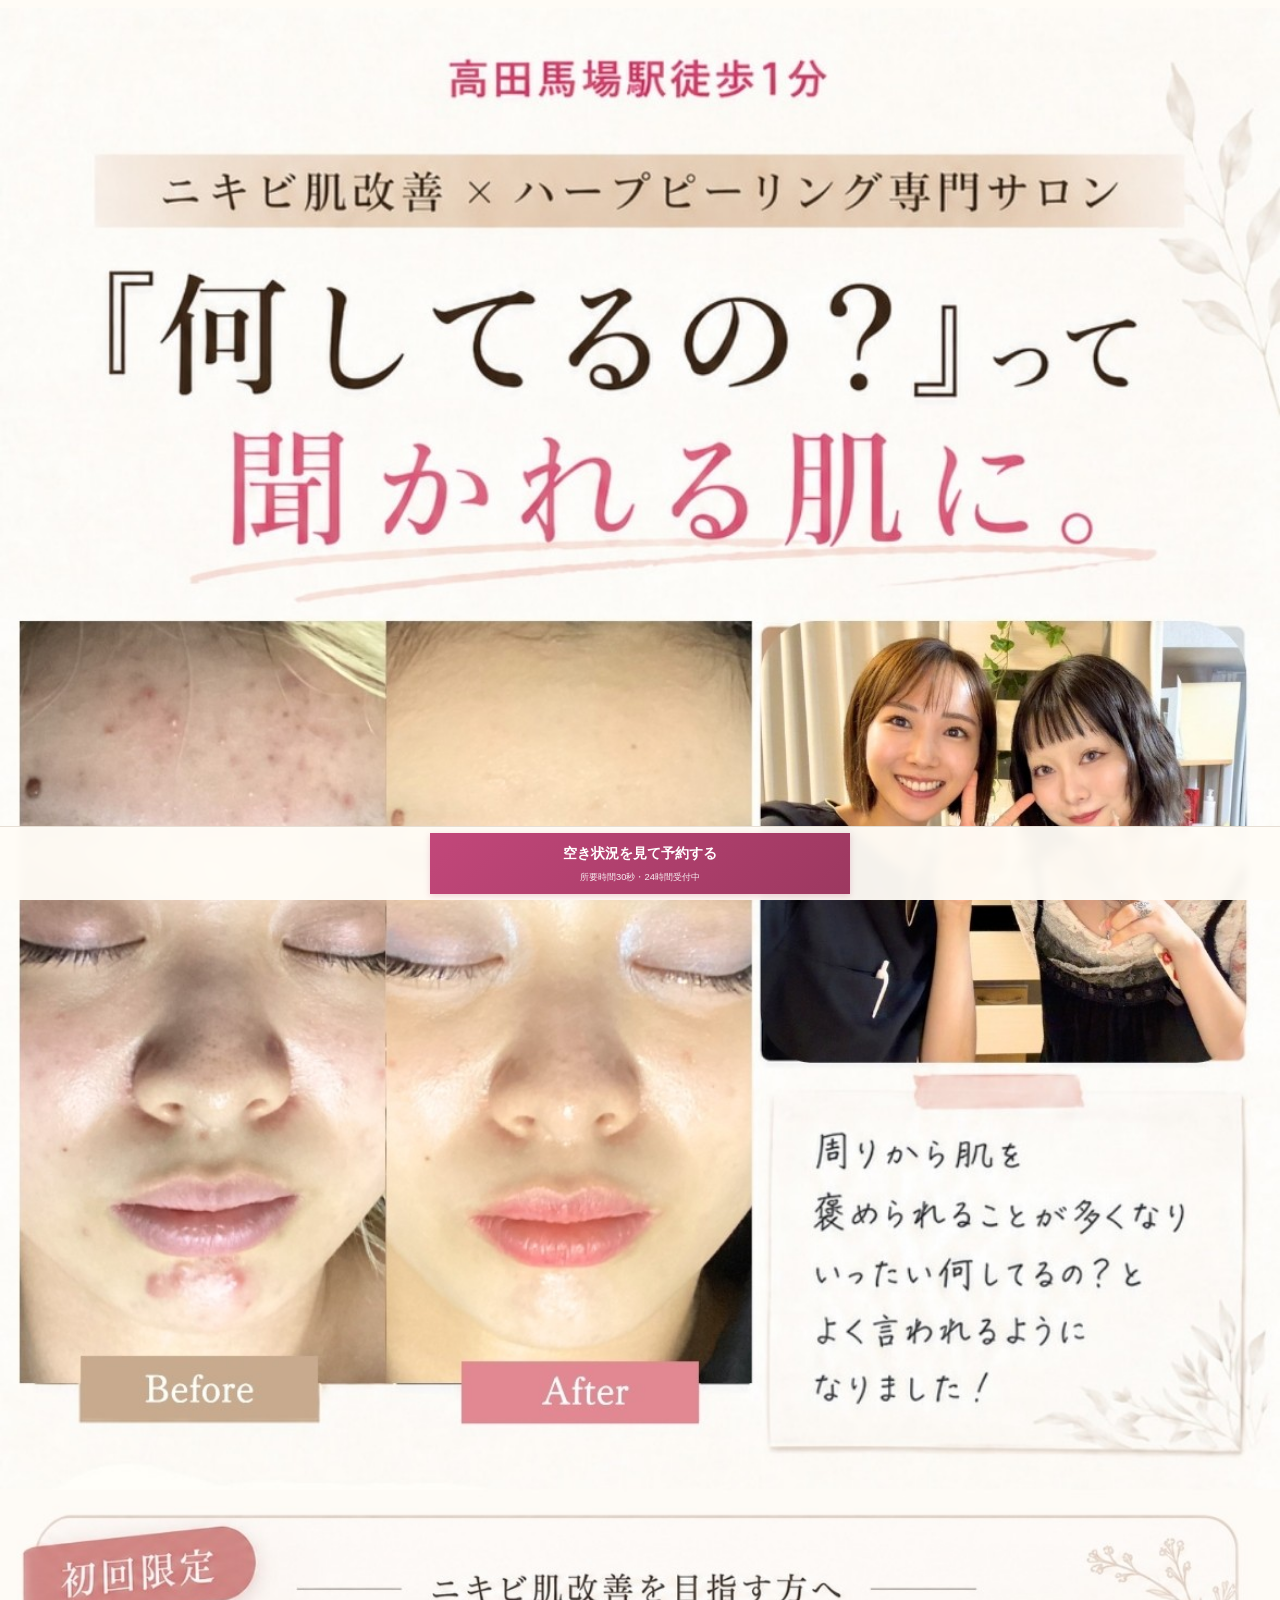
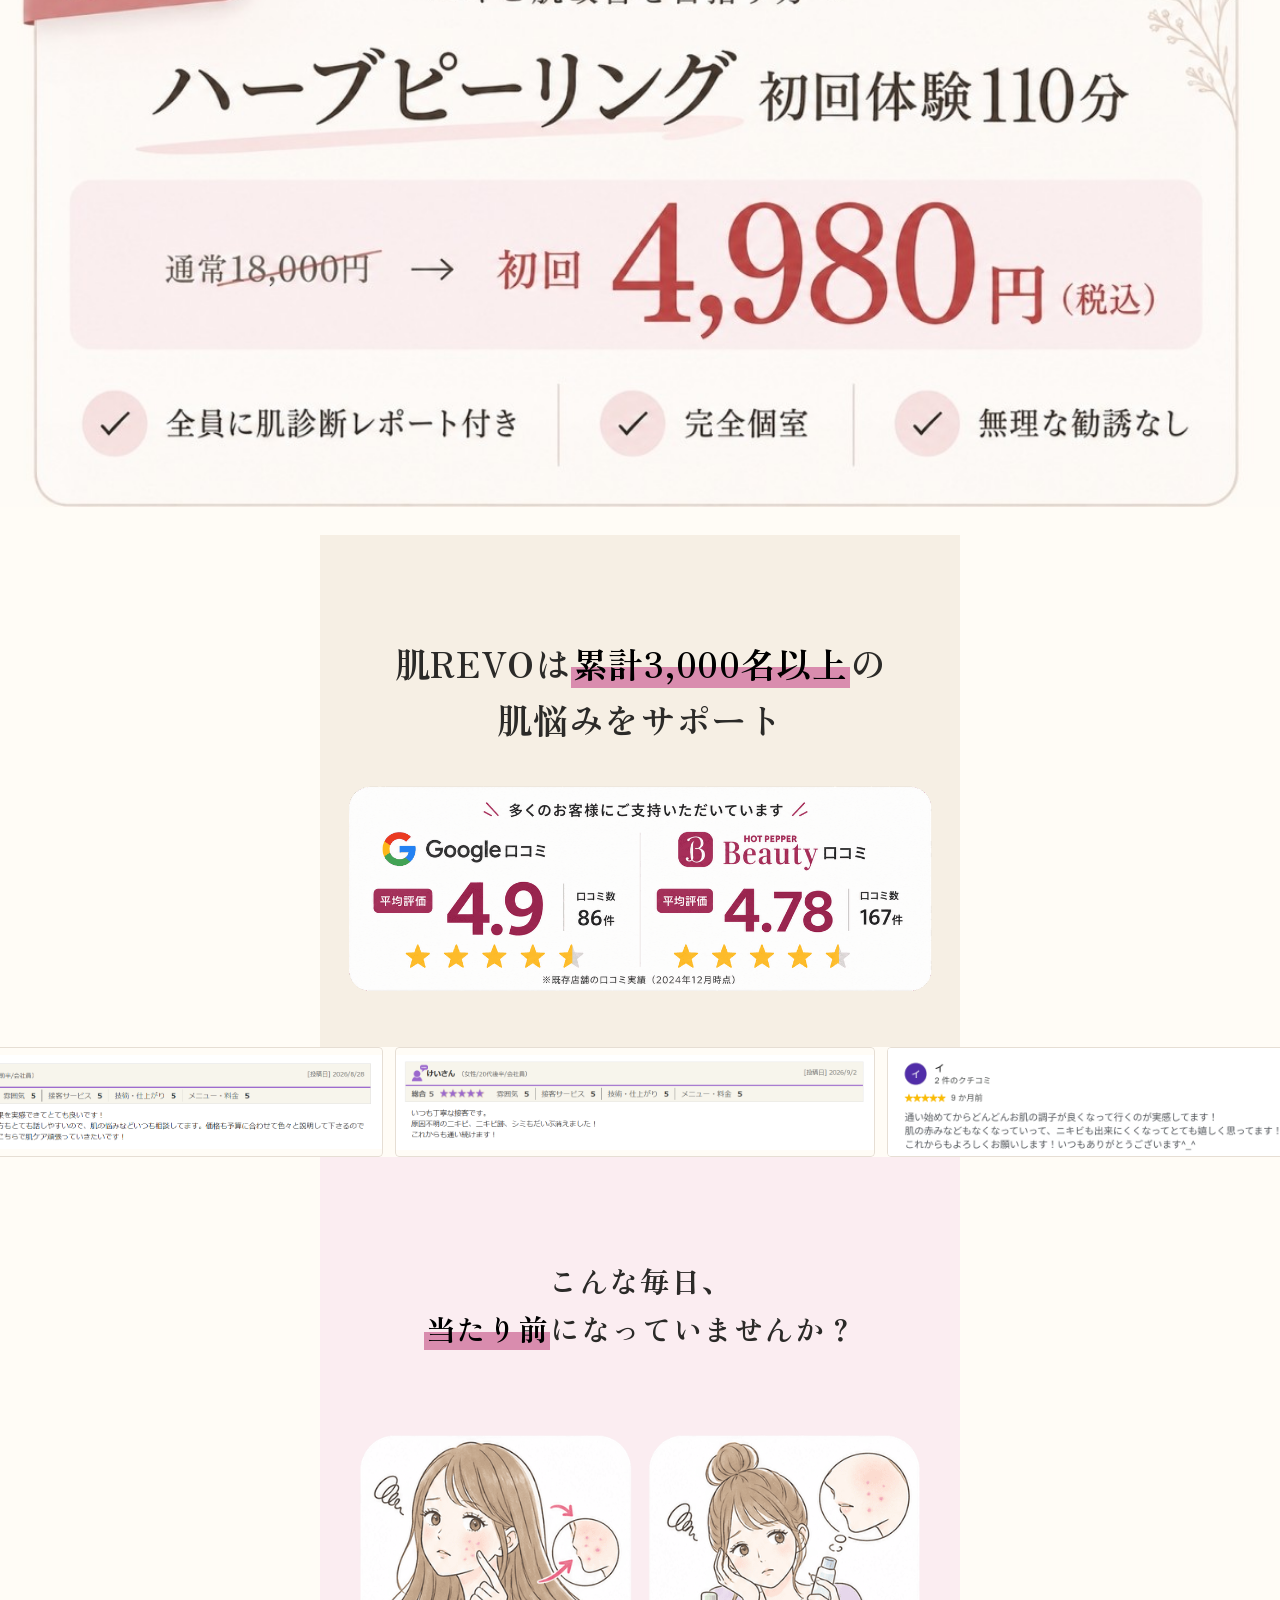
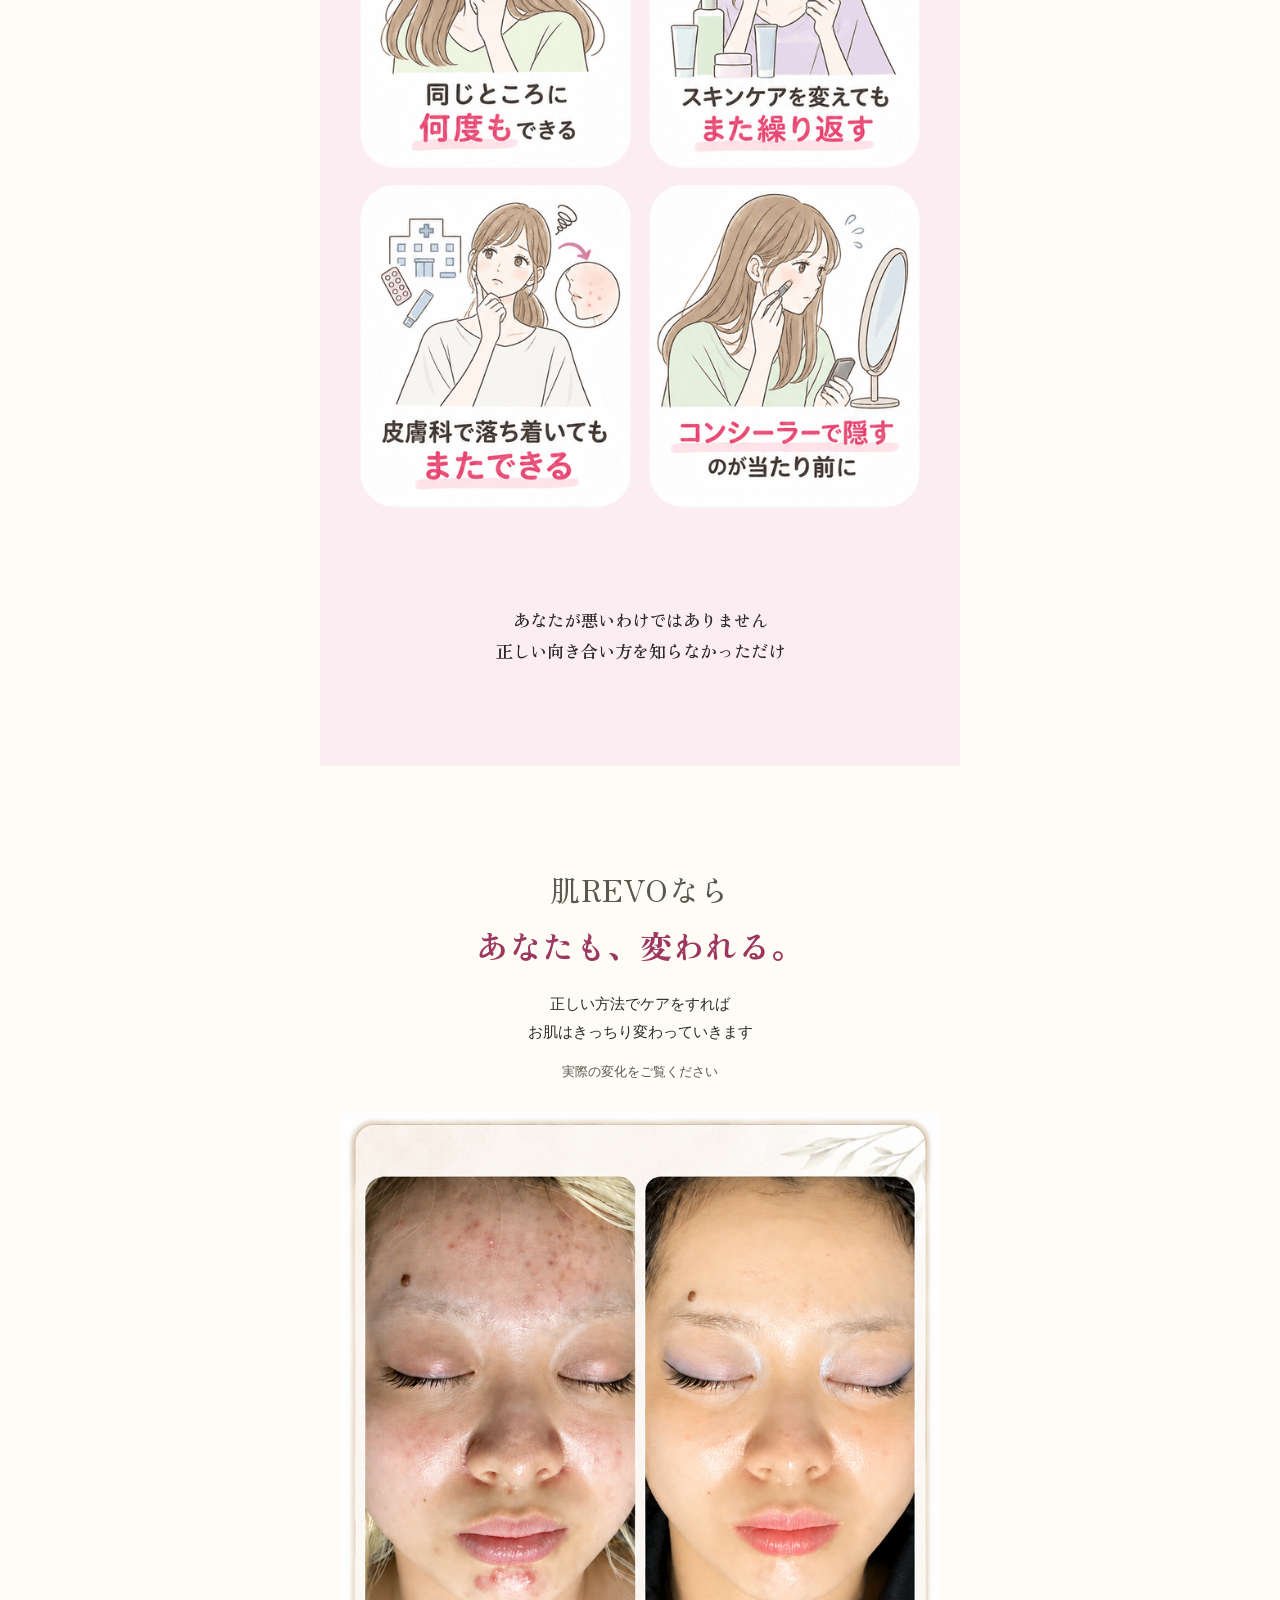
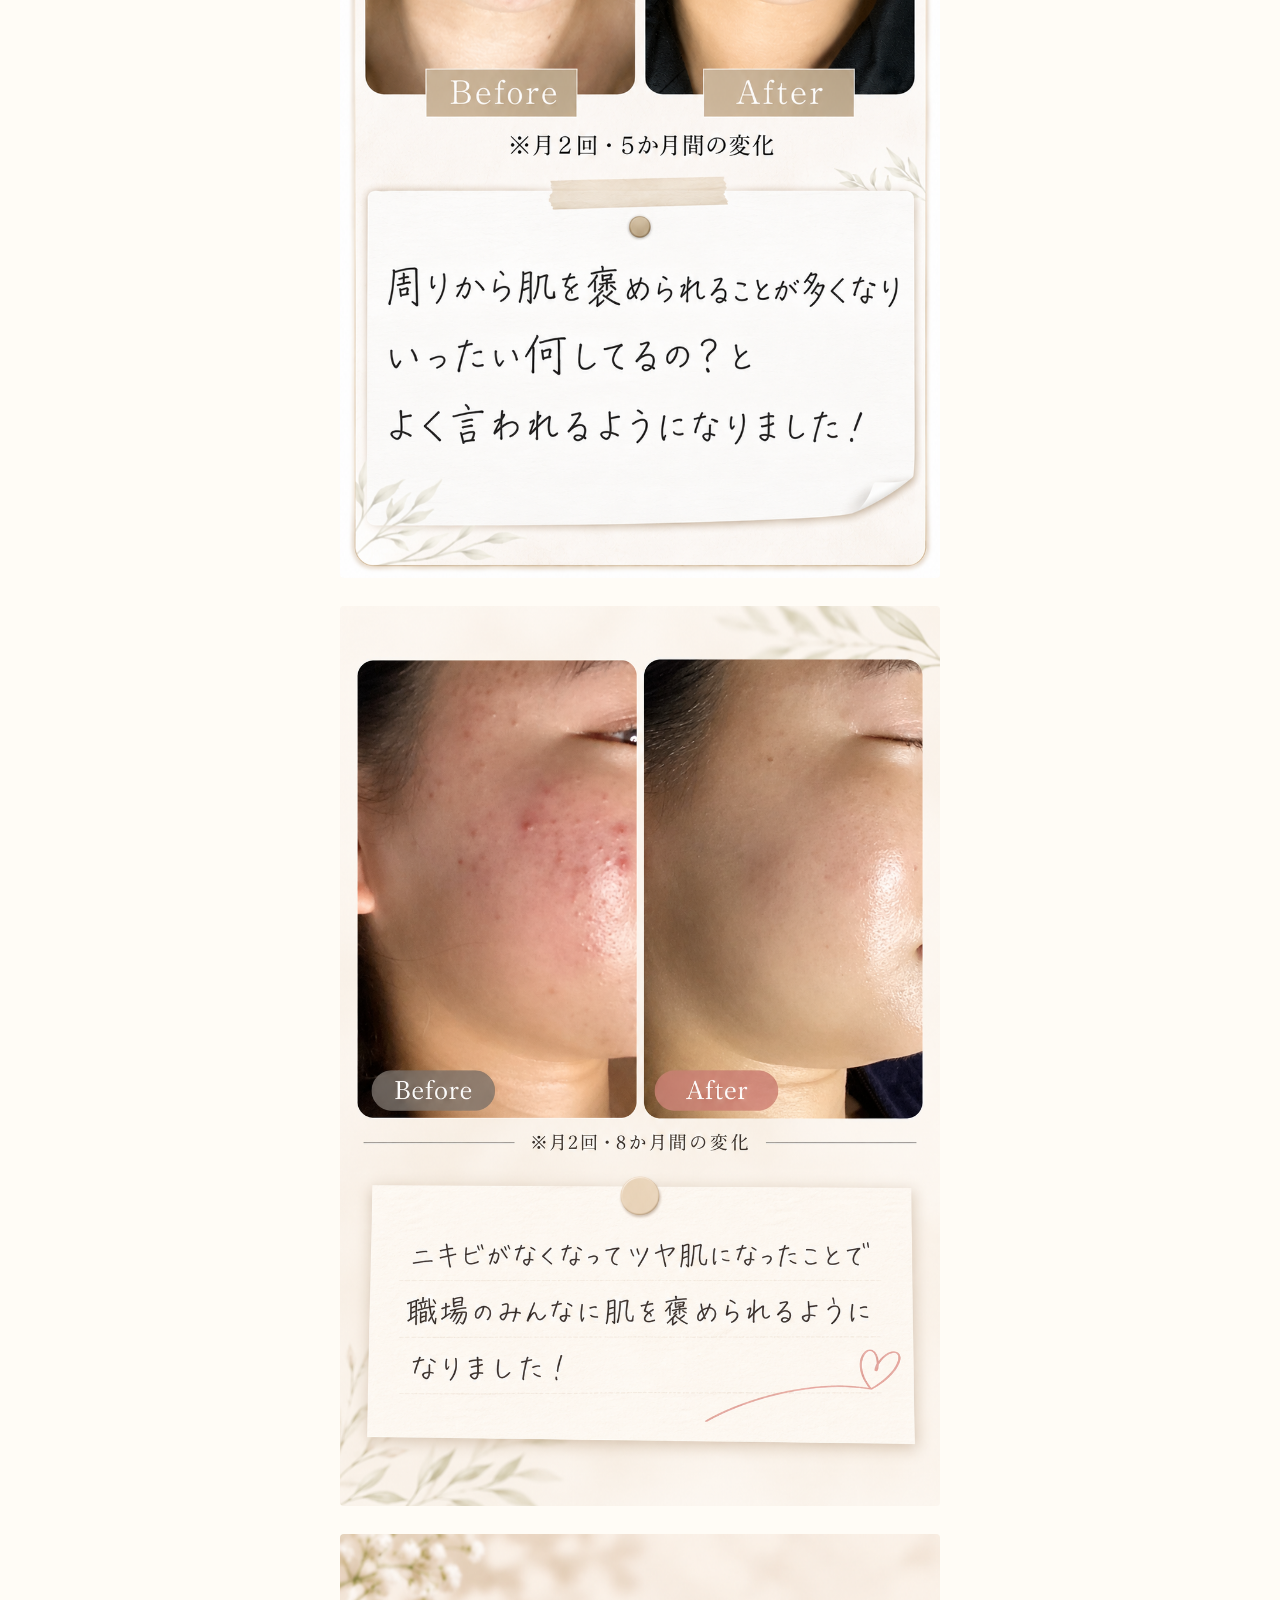
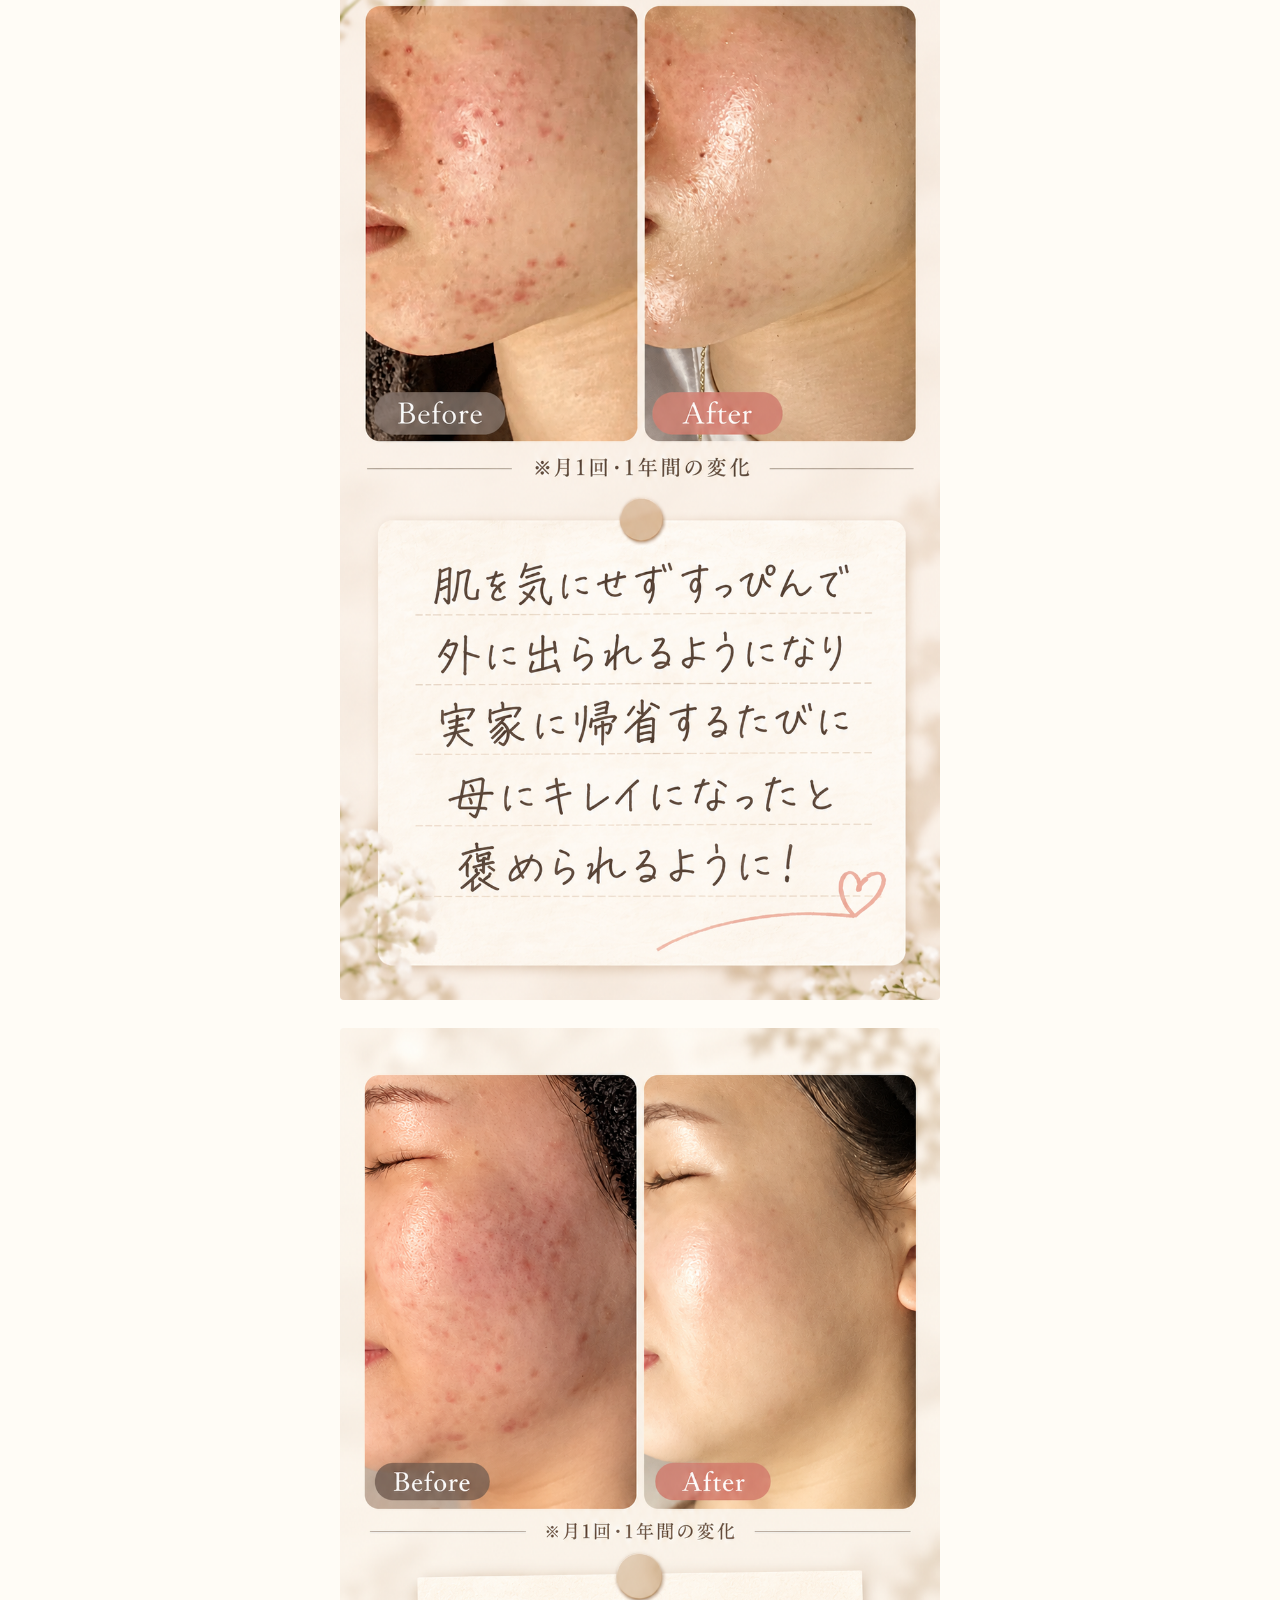
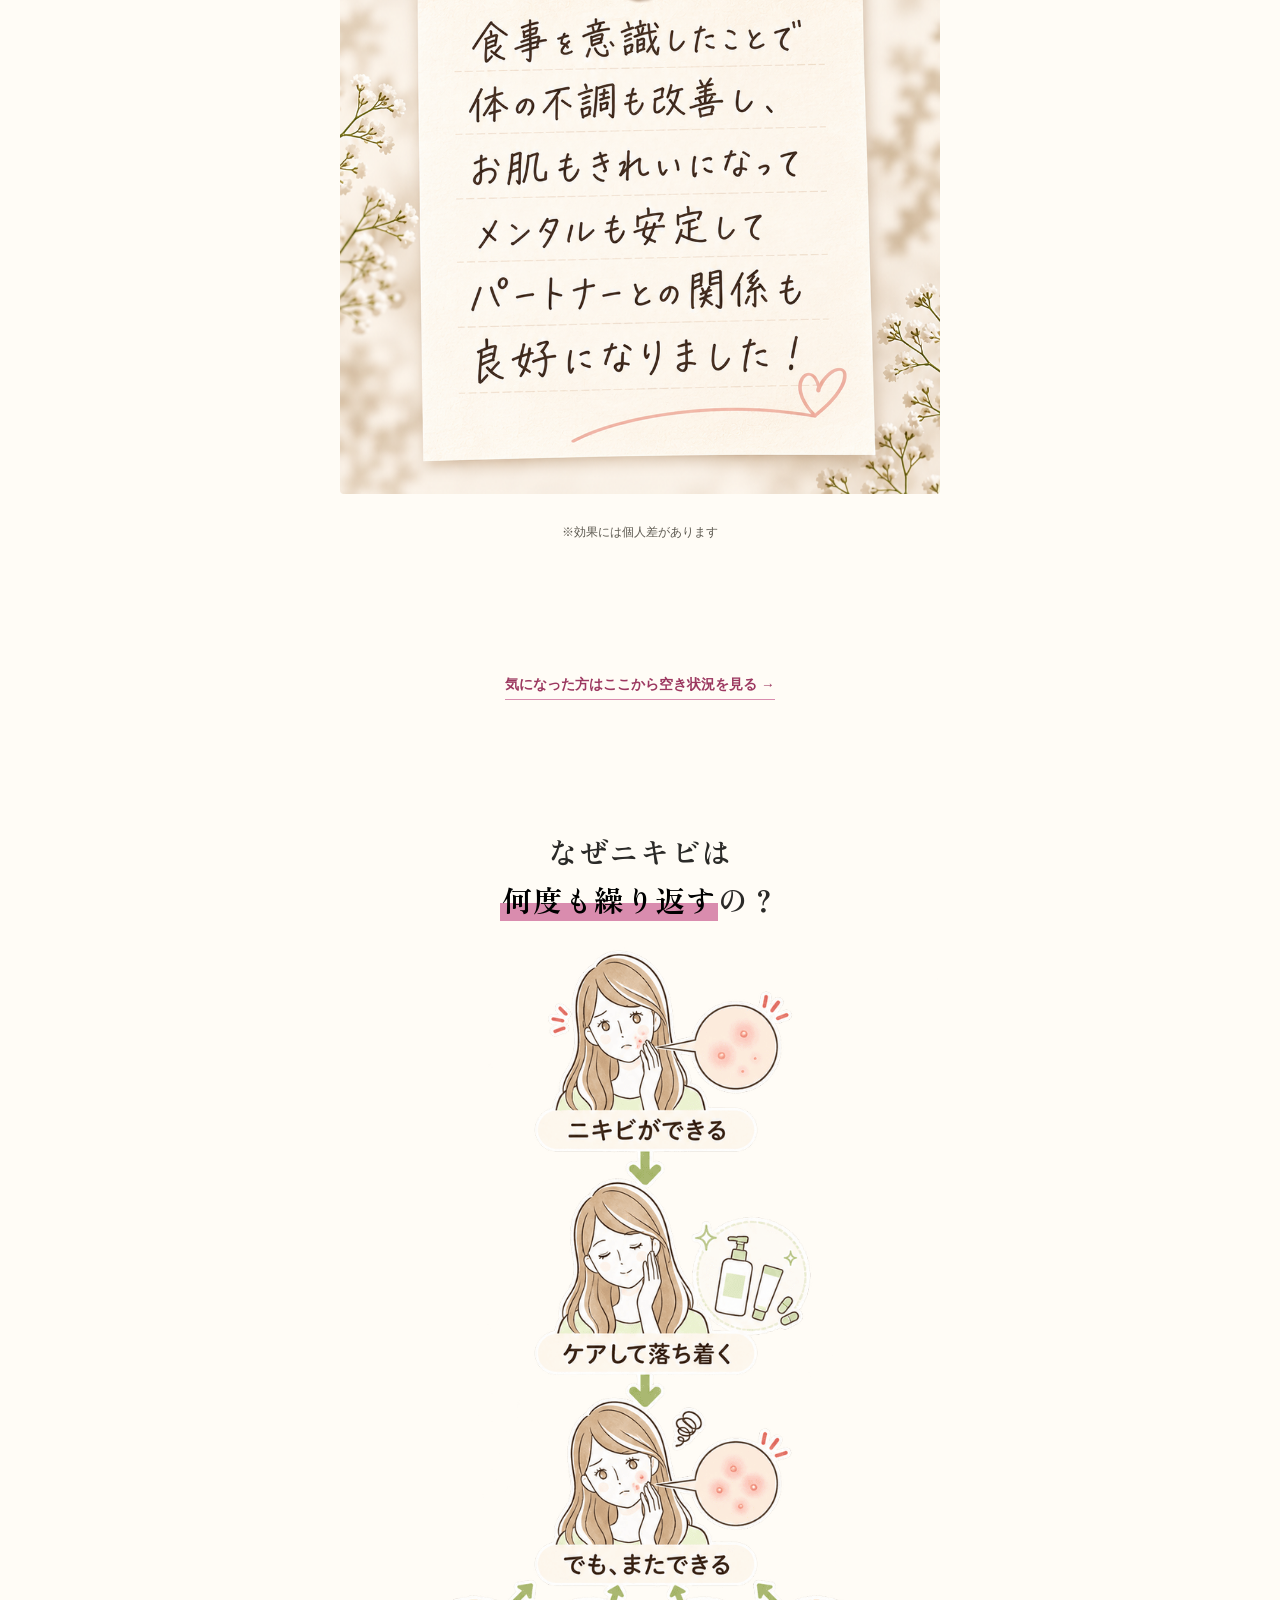
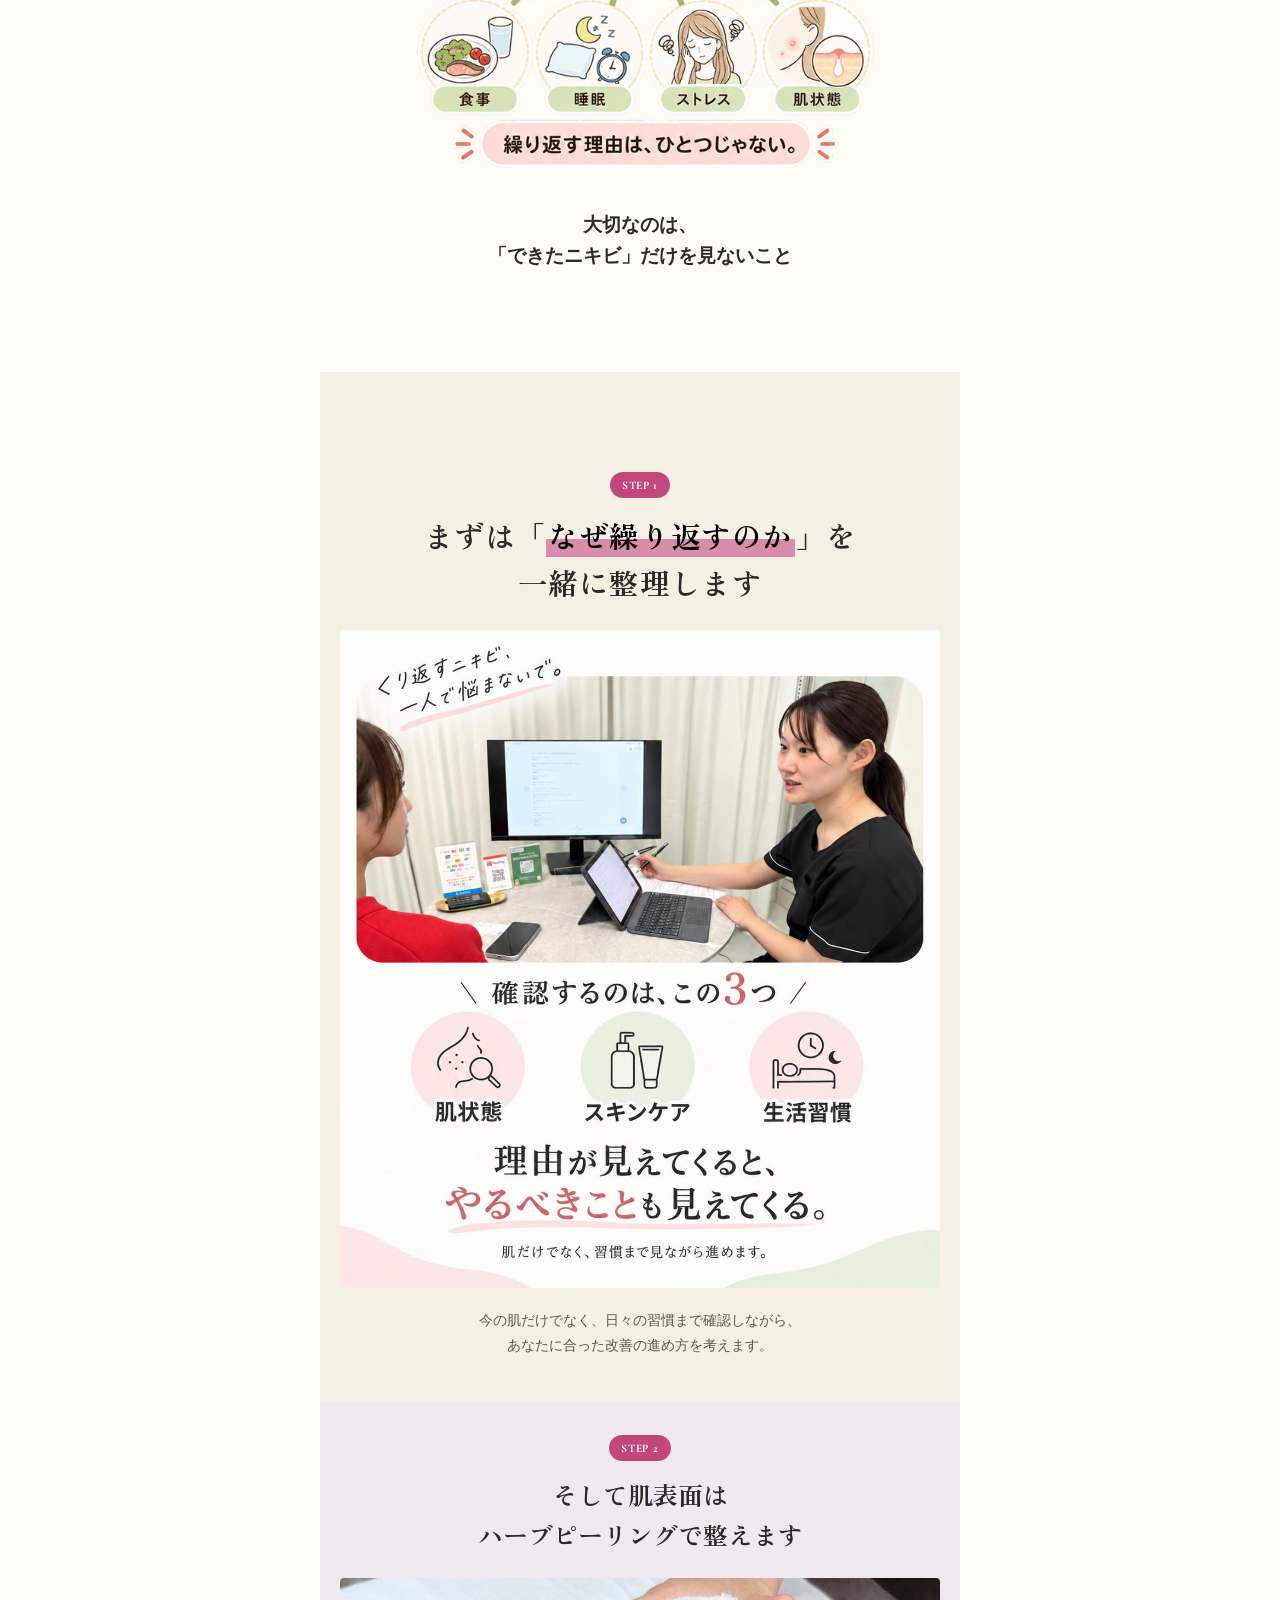
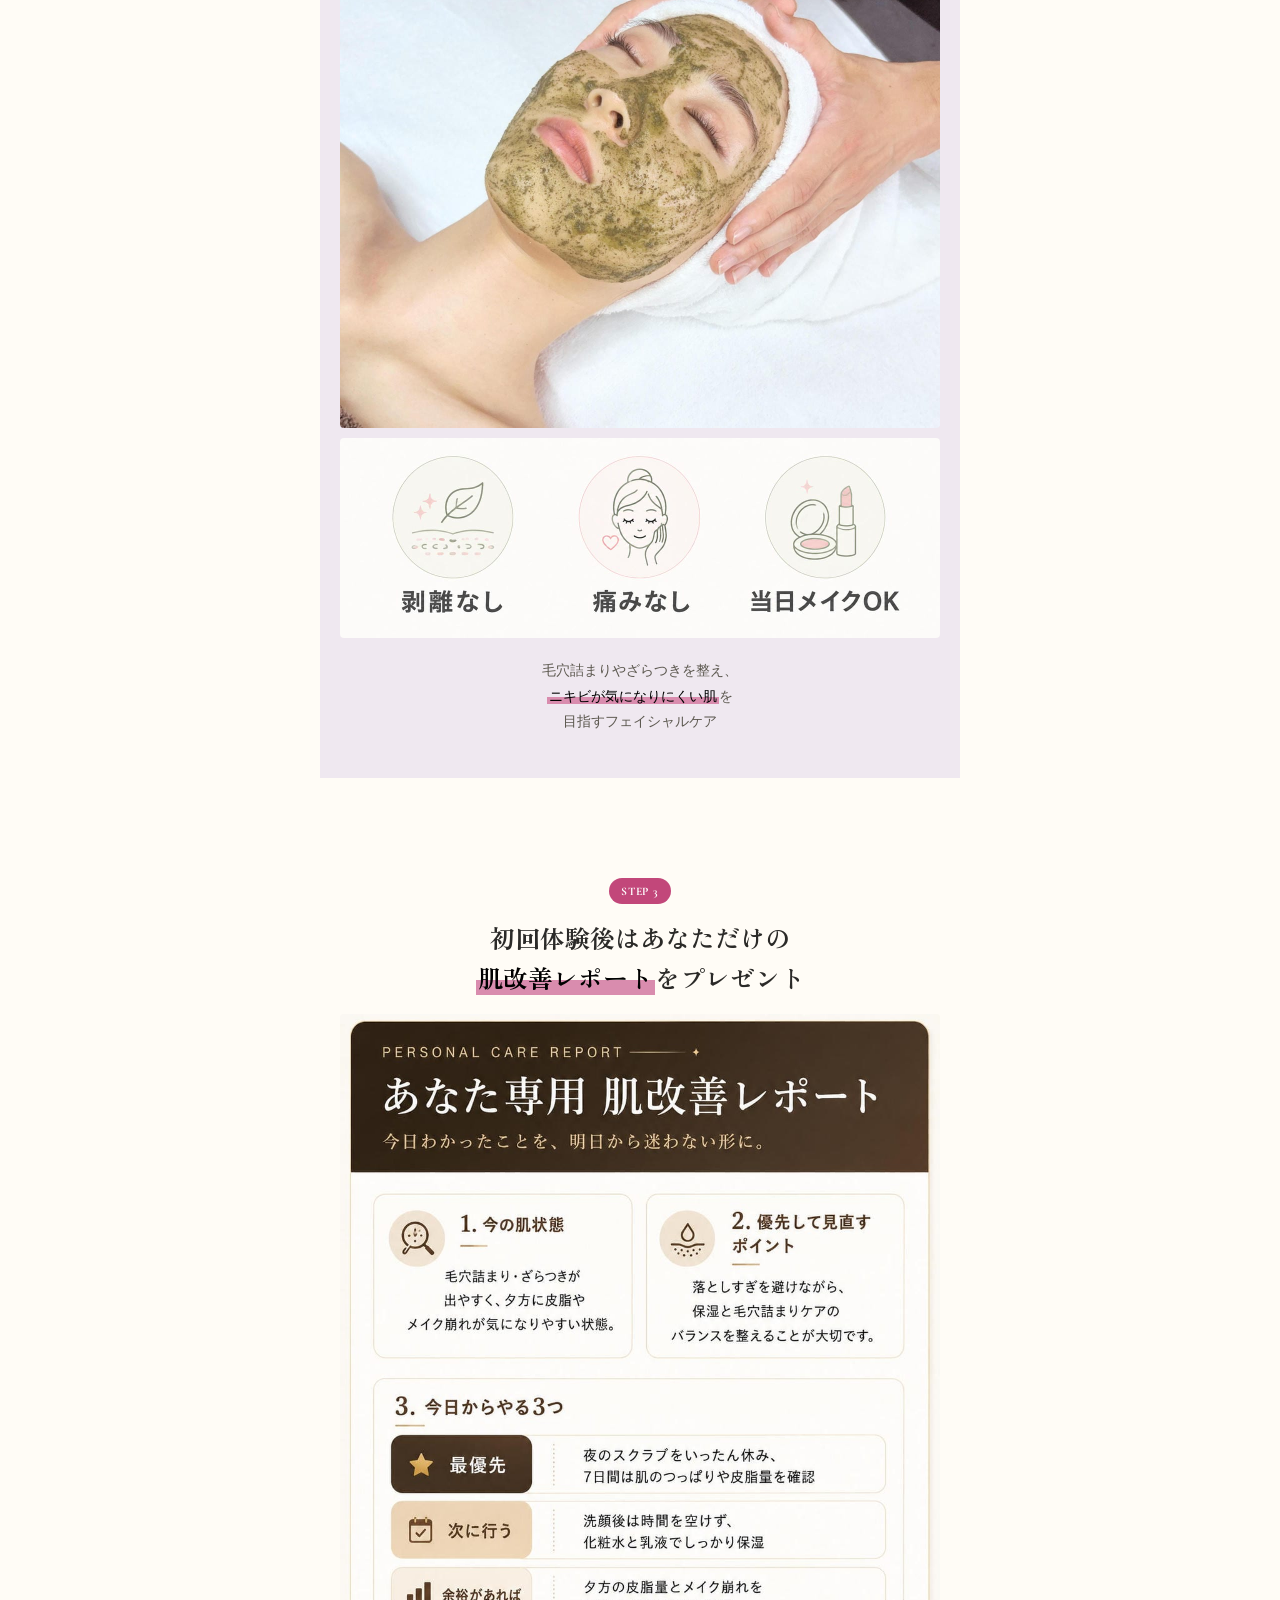
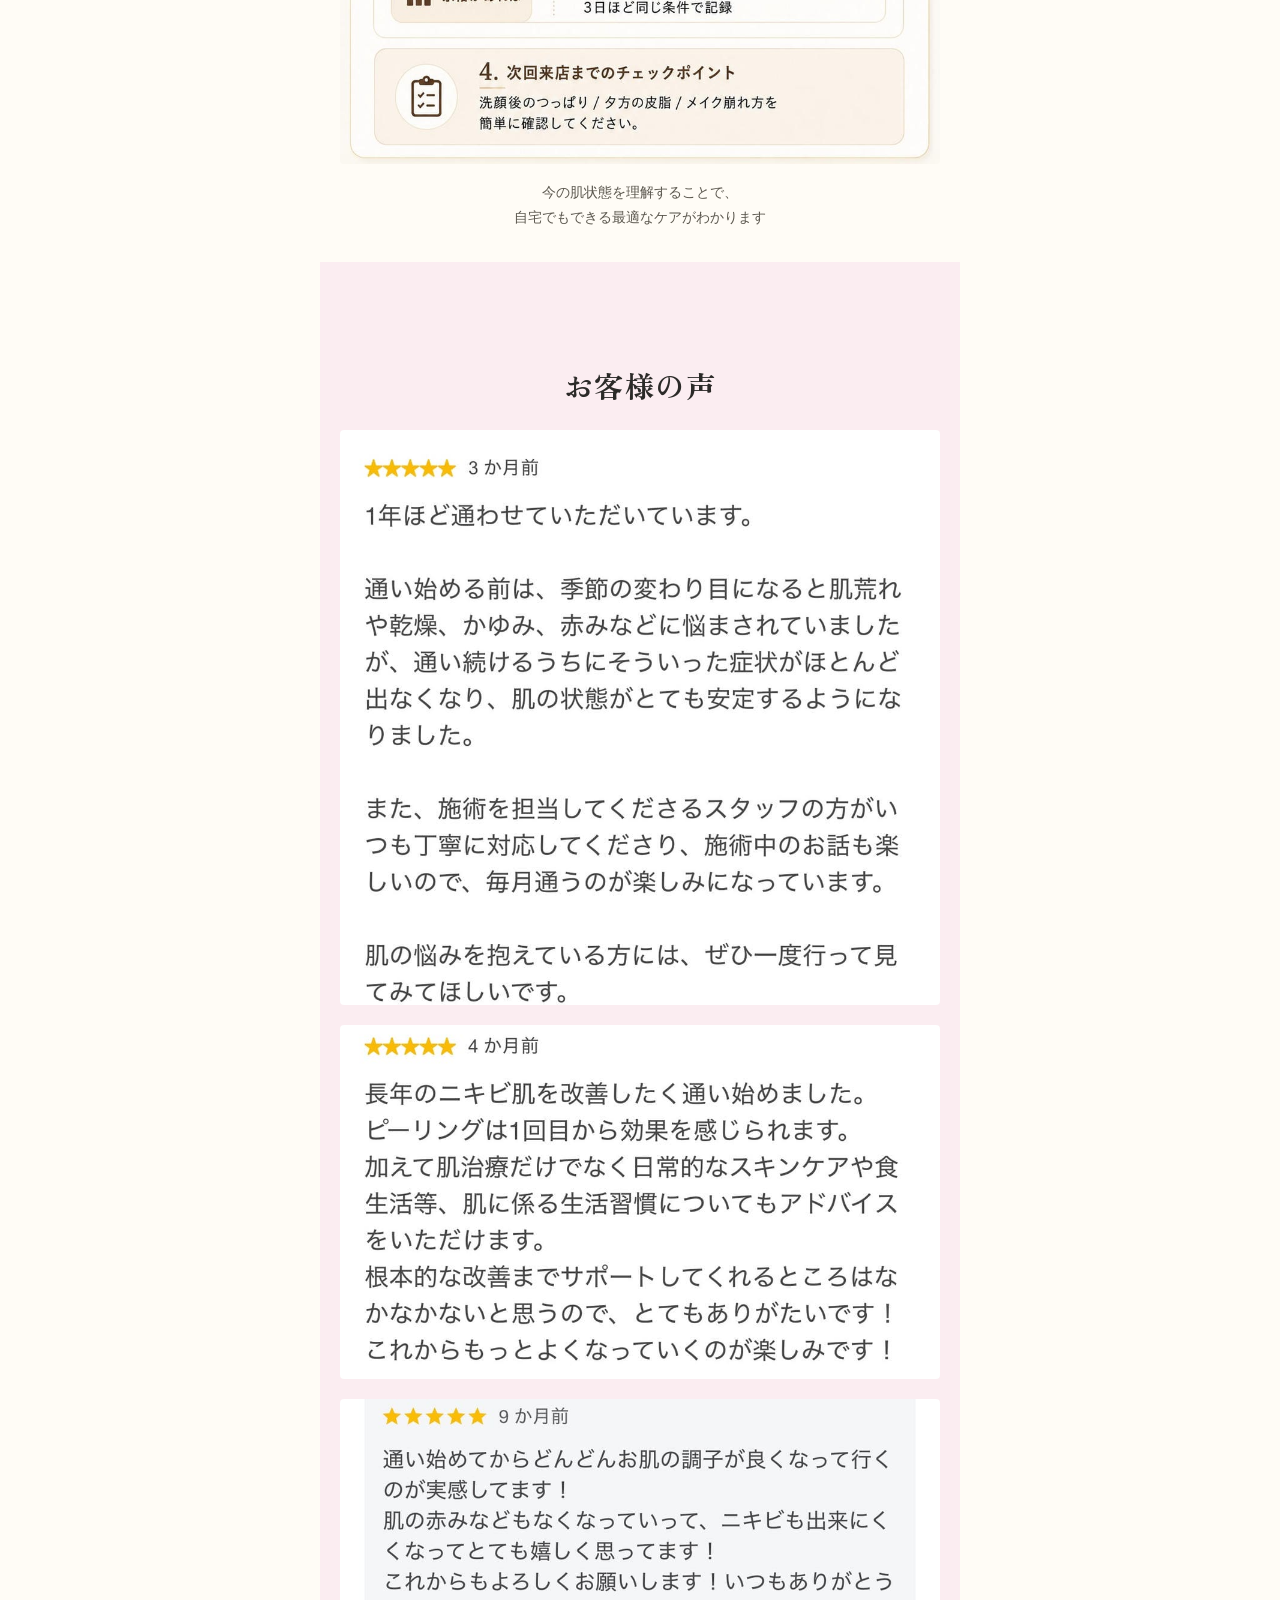
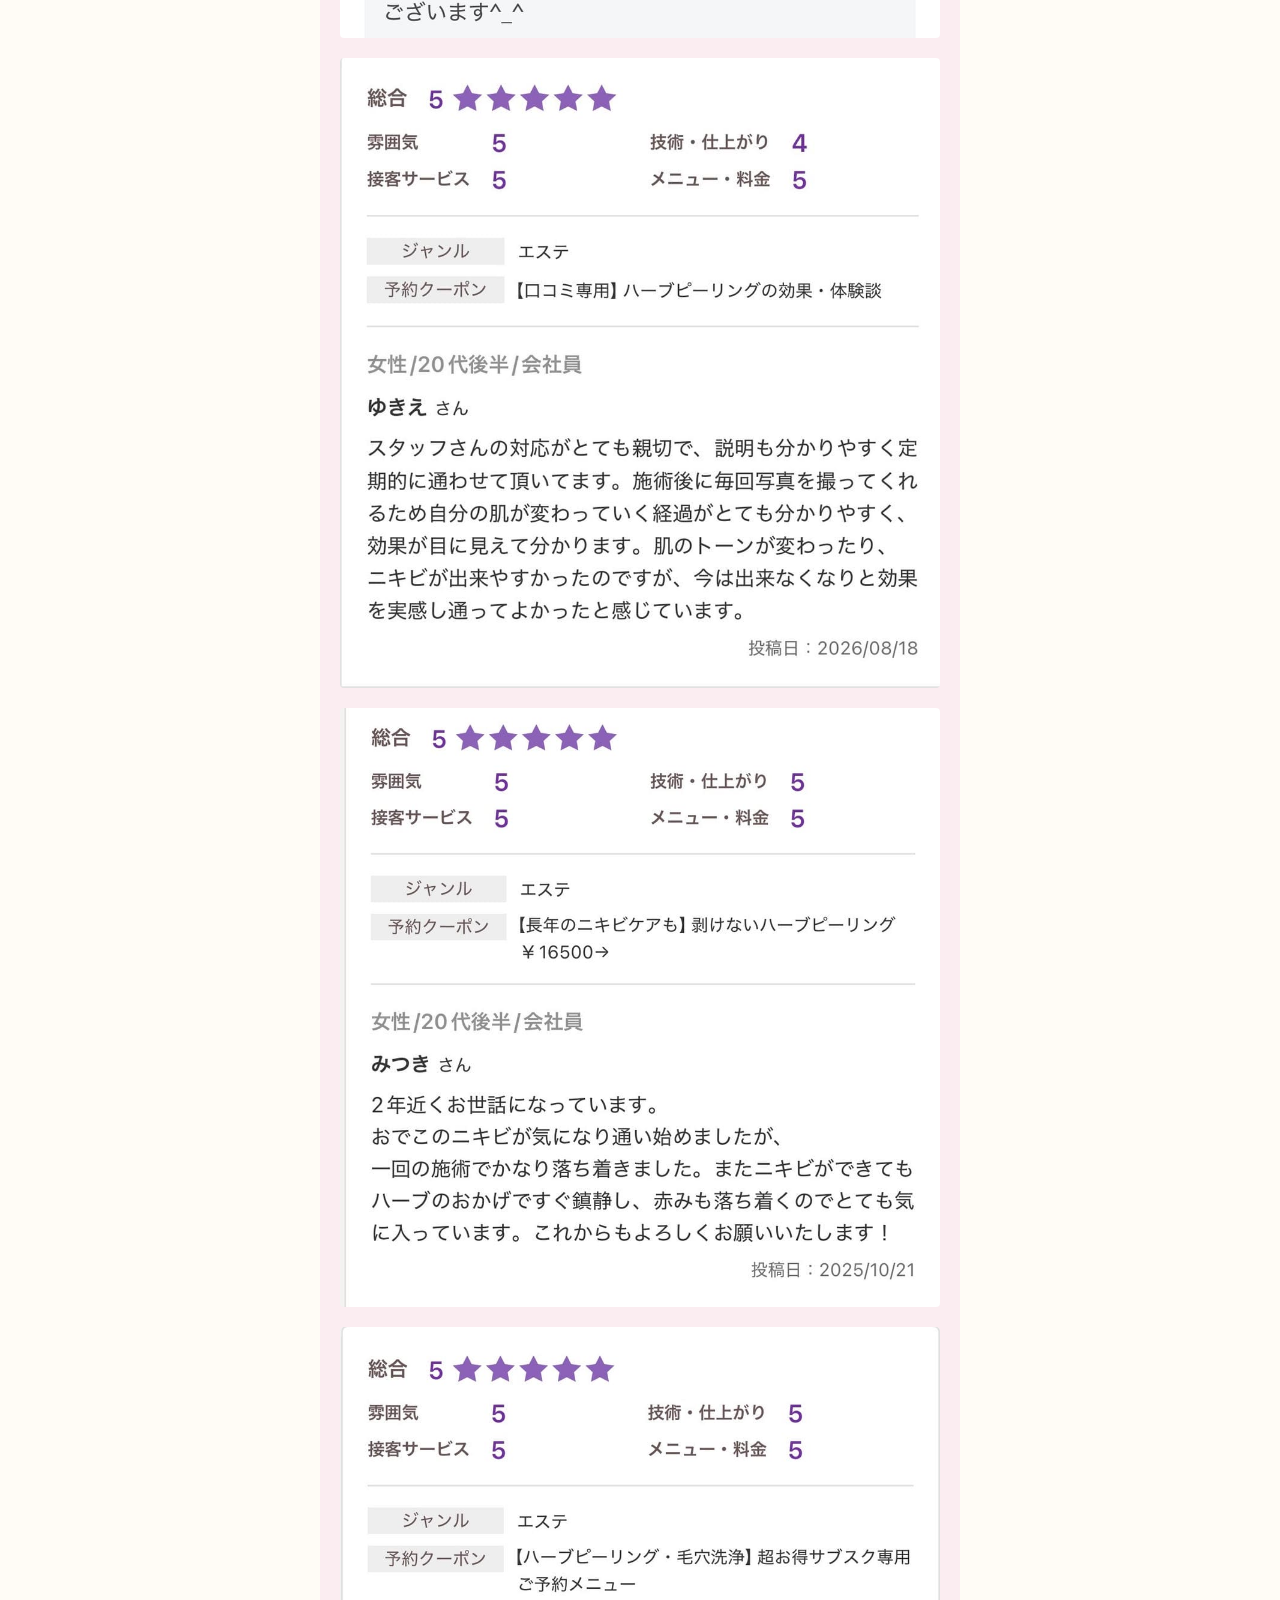
<file: src/index.html>
<!DOCTYPE html>
<html lang="ja">
<head>
<meta charset="UTF-8" />
<meta name="viewport" content="width=device-width, initial-scale=1, viewport-fit=cover" />
<title>肌REVO 高田馬場店｜LP内で予約完了・初回4,980円</title>
<meta name="description" content="高田馬場駅徒歩1分・完全個室のニキビ肌改善×ハーブピーリング専門サロン「肌REVO高田馬場店」。通常18,000円の施術を初回4,980円でご案内。電話・LINEのやり取り不要、このページ内で日時を選んでそのまま予約できます。" />
<meta name="robots" content="noindex" />
<link rel="preconnect" href="https://fonts.googleapis.com" />
<link rel="preconnect" href="https://fonts.gstatic.com" crossorigin />
<link href="https://fonts.googleapis.com/css2?family=Zen+Old+Mincho:wght@500;700&family=Cormorant+Garamond:wght@600;700&display=swap" rel="stylesheet" />
<link rel="stylesheet" href="style.css" />

<!-- Meta Pixel（CV計測用）
     META_PIXEL_ID を実際のピクセルIDに書き換えると有効になる。
     予約完了時の ReservationComplete カスタムイベントは script.js 側で発火済み。 -->
<script>
!function(f,b,e,v,n,t,s)
{if(f.fbq)return;n=f.fbq=function(){n.callMethod?
n.callMethod.apply(n,arguments):n.queue.push(arguments)};
if(!f._fbq)f._fbq=n;n.push=n;n.loaded=!0;n.version='2.0';
n.queue=[];t=b.createElement(e);t.async=!0;
t.src=v;s=b.getElementsByTagName(e)[0];
s.parentNode.insertBefore(t,s)}(window, document,'script',
'https://connect.facebook.net/en_US/fbevents.js');
fbq('init', '1031788839362170');
fbq('track', 'PageView');
</script>

<!-- Microsoft Clarity（ヒートマップ・セッション録画） -->
<script type="text/javascript">
    (function(c,l,a,r,i,t,y){
        c[a]=c[a]||function(){(c[a].q=c[a].q||[]).push(arguments)};
        t=l.createElement(r);t.async=1;t.src="https://www.clarity.ms/tag/"+i;
        y=l.getElementsByTagName(r)[0];y.parentNode.insertBefore(t,y);
    })(window, document, "clarity", "script", "xe204a5xae");
</script>
</head>
<body>

<!-- ============================================================
     BLOCK 01｜ファーストビュー
     1メッセージ：高田馬場に、繰り返すニキビに悩む人が信頼して通える実績あるハーブピーリング
                 専門店があり、今すぐLP内で初回体験を予約できる。
     ============================================================ -->
<section class="fv">

  <!-- CTAボタンは常時表示のスマホ固定バーが担うため、ここには置かない
       （画像内にボタン風の空欄があっても、あえてクリック要素を重ねない）。 -->
  <div class="fv__full">
    <div class="img-slot" style="aspect-ratio: 1176 / 1928;">
      <img src="../public/images/fv/fv-full.jpg" alt="肌REVO高田馬場店｜ニキビ肌改善×ハーブピーリング専門サロン 初回体験4,980円 その場で予約完了" loading="eager" />
      <div class="ph-label">FVビジュアル（コピー・Before/After・オファー統合画像）</div>
    </div>
  </div>
</section>

<!-- ============================================================
     BLOCK 02｜社会的証明
     1メッセージ：肌REVOにはすでに十分な実績がある。
     ============================================================ -->
<section class="proof section section--alt">
  <h2 class="heading heading--lg proof__headline">
    肌REVOは<mark class="mark">累計3,000名以上</mark>の<br />肌悩みをサポート
  </h2>

  <div class="proof__ratings-image">
    <div class="img-slot">
      <img src="../public/images/reviews/rating-summary.png" alt="Google口コミ平均4.9・Hot Pepper Beauty口コミ平均4.78の評価サマリー" />
      <div class="ph-label">口コミ評価サマリー画像<br />（Google・Hot Pepper Beautyの実績をまとめた1枚画像）</div>
    </div>
  </div>
</section>

<div class="review-scroller" data-review-scroller>
  <div class="review-scroller__track">
    <div class="img-slot">
      <img src="../public/images/reviews/reassure-review-01.png" alt="口コミ抜粋①" />
      <div class="ph-label">口コミ抜粋 ①</div>
    </div>
    <div class="img-slot">
      <img src="../public/images/reviews/reassure-review-02.png" alt="口コミ抜粋②" />
      <div class="ph-label">口コミ抜粋 ②</div>
    </div>
    <div class="img-slot">
      <img src="../public/images/reviews/reassure-review-03.png" alt="口コミ抜粋③" />
      <div class="ph-label">口コミ抜粋 ③</div>
    </div>
    <div class="img-slot">
      <img src="../public/images/reviews/reassure-review-04.png" alt="口コミ抜粋④" />
      <div class="ph-label">口コミ抜粋 ④</div>
    </div>
    <div class="img-slot">
      <img src="../public/images/reviews/reassure-review-05.png" alt="口コミ抜粋⑤" />
      <div class="ph-label">口コミ抜粋 ⑤</div>
    </div>
  </div>
</div>

<!-- ============================================================
     BLOCK 03｜悩みへの共感
     1メッセージ：あなたが悩んでいる「繰り返すニキビ」を理解している店である。
     ============================================================ -->
<section class="empathy section section--pink">
  <h2 class="heading empathy__headline">
    こんな毎日、<br />
    <mark class="mark">当たり前</mark>になっていませんか？
  </h2>

  <div class="empathy__visual">
    <div class="img-slot ratio-3-4">
      <img src="../public/images/diagrams/empathy-worries-grid.png" alt="繰り返すニキビにまつわる4つの悩み（同じところに何度もできる／スキンケアを変えてもまた繰り返す／皮膚科で落ち着いてもまたできる／コンシーラーで隠すのが当たり前に）" />
      <div class="ph-label">4つの悩みイラスト（2×2画像）</div>
    </div>
  </div>

  <p class="empathy__closing">
    あなたが悪いわけではありません<br />
    正しい向き合い方を知らなかっただけ
  </p>
</section>

<!-- ============================================================
     BLOCK 04｜理想の未来＋お客様ストーリー
     1メッセージ：素肌に自信を持てる未来がある。
     見出しは競合LP（アヴニール）の「[ブランド名]なら、[理想の未来]へ」という型と
     文字サイズのメリハリ（1行目小さく普通、2行目大きく強調色）を参考にしている。
     ============================================================ -->
<section class="story section">
  <h2 class="heading heading--lg story__headline">
    <span class="story__headline-lead">肌REVOなら</span>
    <span class="story__headline-emphasis">あなたも、変われる。</span>
  </h2>
  <p class="story__supporting">
    正しい方法でケアをすれば<br />
    お肌はきっちり変わっていきます
  </p>
  <p class="story__bridge">実際の変化をご覧ください</p>

  <div class="story-item">
    <div class="img-slot" style="aspect-ratio: 941 / 1672;">
      <img src="../public/images/cases/case-01-before-after.png" alt="お客様①のBefore/After・スタッフとの2ショット・感想コメントをまとめた1枚" />
      <div class="ph-label">お客様① まとめ画像<br />（Before/After＋2ショット＋感想）</div>
    </div>
  </div>

  <div class="story-item">
    <div class="img-slot" style="aspect-ratio: 1024 / 1536;">
      <img src="../public/images/cases/case-02-before-after.png" alt="お客様②のBefore/After・スタッフとの2ショット・感想コメントをまとめた1枚" />
      <div class="ph-label">お客様② まとめ画像<br />（Before/After＋2ショット＋感想）</div>
    </div>
  </div>

  <div class="story-item">
    <div class="img-slot" style="aspect-ratio: 941 / 1672;">
      <img src="../public/images/cases/case-03-before-after.png" alt="お客様③のBefore/After・スタッフとの2ショット・感想コメントをまとめた1枚" />
      <div class="ph-label">お客様③ まとめ画像<br />（Before/After＋2ショット＋感想）</div>
    </div>
  </div>

  <div class="story-item">
    <div class="img-slot" style="aspect-ratio: 941 / 1672;">
      <img src="../public/images/cases/case-04-before-after.png" alt="お客様④のBefore/After・スタッフとの2ショット・感想コメントをまとめた1枚" />
      <div class="ph-label">お客様④ まとめ画像<br />（Before/After＋2ショット＋感想）</div>
    </div>
  </div>

  <p class="story__disclaimer">※効果には個人差があります</p>
</section>

<!-- ============================================================
     早期予約導線（軽量リンク）
     すでに気持ちが固まった閲覧者が、最後までスクロールしなくても
     その場で予約に進めるようにするための補助リンク。
     見出しの強さを競わせないよう、ボタンではなくテキストリンクに留める。
     ============================================================ -->
<p class="soft-cta"><a href="#reserve" data-cta>気になった方はここから空き状況を見る →</a></p>

<!-- ============================================================
     BLOCK 05｜ニキビが繰り返す理由（画像図解／HTML図解は禁止）
     1メッセージ：今あるニキビだけをケアしても、繰り返す要因が残っていることがある。
     ============================================================ -->
<section class="why section">
  <h2 class="heading why__headline">
    なぜニキビは<br />
    <mark class="mark">何度も繰り返す</mark>の？
  </h2>

  <div class="why__diagram">
    <div class="img-slot ratio-3-4">
      <img src="../public/images/diagrams/why-acne-repeats.png" alt="ニキビができる→そのニキビだけをケア→一時的に落ち着く→肌状態や生活習慣などの要因が残る→またできる、という流れを示す図解" />
      <div class="ph-label">
        オリジナル図解（1枚画像）<br />
        ニキビができる → そのニキビだけをケア → 一時的に落ち着く →<br />
        肌状態や生活習慣などの要因が残る → またできる
      </div>
    </div>
  </div>

  <p class="why__conclusion">
    大切なのは、<br />
    「できたニキビ」だけを見ないこと
  </p>
</section>

<!-- ============================================================
     BLOCK 06-1｜なぜ繰り返すのかを一緒に整理する
     1メッセージ：できたニキビだけを見るのではなく、繰り返す理由を一緒に整理する。
     ============================================================ -->
<section class="care section section--alt">
  <span class="care__step-num">STEP 1</span>
  <h2 class="heading care__headline care__headline--fit">
    まずは「<mark class="mark">なぜ繰り返すのか</mark>」を<br />
    一緒に整理します
  </h2>

  <div class="care__visual">
    <div class="img-slot" style="aspect-ratio: 1198 / 1313;">
      <img src="../public/images/staff/counseling-01.jpg" alt="スタッフがお客様とカウンセリングしている実写" />
      <div class="ph-label">実際のカウンセリング写真</div>
    </div>
  </div>

  <p class="care__note">
    今の肌だけでなく、日々の習慣まで確認しながら、<br />
    あなたに合った改善の進め方を考えます。
  </p>
</section>

<!-- ============================================================
     BLOCK 06-2｜肌表面はハーブピーリングで整える
     1メッセージ：ハーブピーリングで肌表面を整える専門ケアである。
     背景色をBLOCK06-1と分け、テーマの切り替わりを明確にする。
     ============================================================ -->
<section class="care care--treatment section section--mauve">
  <span class="care__step-num">STEP 2</span>
  <h3 class="care__subheadline care__subheadline--fit">
    そして肌表面は<br />
    ハーブピーリングで整えます
  </h3>

  <div class="care__visual care__visual--pair">
    <div class="img-slot">
      <img src="../public/images/staff/herb-peeling-intro-01.jpg" alt="実際のハーブピーリング施術写真1" />
      <div class="ph-label">施術紹介画像 ①</div>
    </div>
    <div class="img-slot">
      <img src="../public/images/staff/herb-peeling-intro-02.jpg" alt="剥離なし・痛みなし・当日メイクOKの説明が入った施術紹介画像2" />
      <div class="ph-label">施術紹介画像 ②</div>
    </div>
  </div>

  <p class="care__note">
    毛穴詰まりやざらつきを整え、<br />
    <mark class="mark">ニキビが気になりにくい肌</mark>を<br />
    目指すフェイシャルケア
  </p>
</section>

<!-- ============================================================
     BLOCK 06-3｜初回体験＋肌改善レポート
     1メッセージ：初回体験者全員に肌改善レポートをプレゼントする。
     背景色をBLOCK06-2と分け、差別化要素として一段目立たせる。
     ============================================================ -->
<section class="care care__report section">
  <span class="care__step-num">STEP 3</span>
  <h3 class="care__report-heading care__report-heading--fit">
    初回体験後はあなただけの<br />
    <mark class="mark">肌改善レポート</mark>をプレゼント
  </h3>
  <div class="care__report-visual">
    <div class="img-slot ratio-4-5">
      <img src="../public/images/diagrams/skin-report-mock.jpg" alt="肌改善レポートの実物またはモック" />
      <div class="ph-label">肌改善レポート 実物／モック画像</div>
    </div>
  </div>
  <p class="care__report-note">
    今の肌状態を理解することで、<br />
    自宅でもできる最適なケアがわかります
  </p>
</section>

<!-- ============================================================
     BLOCK 08｜予約前の不安解消
     1メッセージ：初めてでも安心して相談できそう。
     ============================================================ -->
<section class="reassure section section--pink">
  <h2 class="heading reassure__headline">
    お客様の声
  </h2>

  <div class="reassure-review">
    <div class="img-slot" style="aspect-ratio: 1179 / 1130;">
      <img src="../public/images/reviews/google-ikebukuro-01.jpg" alt="Google口コミ 池袋店 スクリーンショット1" />
      <div class="ph-label">Google口コミ<br />池袋店 ①</div>
    </div>
  </div>

  <div class="reassure-review">
    <div class="img-slot" style="aspect-ratio: 1179 / 696;">
      <img src="../public/images/reviews/google-ikebukuro-02.jpg" alt="Google口コミ 池袋店 スクリーンショット2" />
      <div class="ph-label">Google口コミ<br />池袋店 ②</div>
    </div>
  </div>

  <div class="reassure-review">
    <div class="img-slot" style="aspect-ratio: 1179 / 469;">
      <img src="../public/images/reviews/google-takadanobaba-01.jpg" alt="Google口コミ 高田馬場店 スクリーンショット1" />
      <div class="ph-label">Google口コミ<br />高田馬場店 ①</div>
    </div>
  </div>

  <div class="reassure-review">
    <div class="img-slot" style="aspect-ratio: 1073 / 1128;">
      <img src="../public/images/reviews/hpb-ikebukuro-01.jpg" alt="Hot Pepper Beauty口コミ 池袋店 スクリーンショット1" />
      <div class="ph-label">HPB口コミ<br />池袋店 ①</div>
    </div>
  </div>

  <div class="reassure-review">
    <div class="img-slot" style="aspect-ratio: 1088 / 1086;">
      <img src="../public/images/reviews/hpb-ikebukuro-02.jpg" alt="Hot Pepper Beauty口コミ 池袋店 スクリーンショット2" />
      <div class="ph-label">HPB口コミ<br />池袋店 ②</div>
    </div>
  </div>

  <div class="reassure-review">
    <div class="img-slot" style="aspect-ratio: 1085 / 999;">
      <img src="../public/images/reviews/hpb-takadanobaba-01.jpg" alt="Hot Pepper Beauty口コミ 高田馬場店 スクリーンショット1" />
      <div class="ph-label">HPB口コミ<br />高田馬場店 ①</div>
    </div>
  </div>
</section>

<!-- ============================================================
     BLOCK 08｜高田馬場店 基本情報
     1メッセージ：実績ある肌REVOに、高田馬場駅からすぐ通える。
     ============================================================ -->
<section class="open-notice section">
  <h2 class="heading open-notice__headline">肌REVO 高田馬場店</h2>

  <div class="open-notice__info">
    <span>高田馬場駅 徒歩1分</span>
    <span>完全個室</span>
    <span>営業時間 11:00〜20:00</span>
  </div>
  <p class="open-notice__address">東京都新宿区高田馬場4-9-18 畔上セブンビル402</p>

  <!-- 「完全個室」「駅徒歩1分」の裏付けとして、実際の店内を横スライドで
       2〜3枚見せる。自動では流さず、自分のペースで見てもらう
       （BLOCK02の自動流れとは操作性を分けている）。 -->
  <div class="open-notice__gallery" data-open-notice-gallery>
    <div class="img-slot ratio-4-3">
      <img src="../public/images/staff/store-photo-01.jpg?v=2" alt="肌REVO高田馬場店 店舗外観" />
      <div class="ph-label">店舗外観</div>
    </div>
    <div class="img-slot ratio-4-3">
      <img src="../public/images/staff/store-photo-02.jpg?v=2" alt="肌REVO高田馬場店 完全個室の施術ルーム" />
      <div class="ph-label">個室の施術ルーム</div>
    </div>
    <div class="img-slot ratio-4-3">
      <img src="../public/images/staff/store-photo-03.jpg?v=2" alt="肌REVO高田馬場店 受付・待合スペース" />
      <div class="ph-label">受付・待合スペース</div>
    </div>
  </div>
</section>

<!-- ============================================================
     BLOCK 09｜初回体験オファー
     1メッセージ：今すぐLP内で日時を選んで予約すると、初回体験4,980円で通える。
     ============================================================ -->
<section class="offer section">
  <!-- 見出し・補足コピーは削除し、画像だけで完結させる。
       CTAボタンは常時表示のスマホ固定バーが担うため、ここには置かない。 -->
  <div class="img-slot ratio-offer-box">
    <img src="../public/images/diagrams/offer-box.jpg" alt="初回限定 通常価格18,000円→初回体験4,980円 初回体験の方全員に肌改善レポート付き" />
    <div class="ph-label">オファー訴求画像（価格・限定バッジ統合）</div>
  </div>
</section>

<!-- ============================================================
     BLOCK 10.5｜スタッフ紹介（新規）
     1メッセージ：高田馬場店はスタッフ1名の完全担当制で、
                 施術するのが誰なのかが分かるから安心できる。
     競合LP（アヴニール）の「専属パートナー」紹介の構成
     （顔写真・名前・趣味・お客様へのメッセージ）を踏襲。
     実在スタッフの情報が必要なため、名前・趣味・メッセージ・写真は
     すべてプレースホルダー。AIでの捏造は行わない。
     ============================================================ -->
<section class="staff section section--alt">
  <h2 class="heading staff__headline">
    あなたの理想の<br />
    お肌を叶える専属パートナー
  </h2>

  <div class="staff__card">
    <div class="img-slot ratio-1-1 staff__photo">
      <img src="../public/images/staff/staff.jpg" alt="肌REVO高田馬場店 担当スタッフ 日向葵" />
      <div class="ph-label">担当スタッフ 顔写真</div>
    </div>
    <p class="staff__name">日向葵（hinaki）</p>
    <p class="staff__hobby">趣味：美容・山登り</p>
    <p class="staff__message">
      元々ひどい肌荒れに悩まされていたのですが、それを改善した経験をもとにお客様のお悩みに親身に寄り添い、理想のお肌に近づくために全力でサポートいたします！
    </p>
  </div>
</section>

<!-- ============================================================
     BLOCK 11｜初回体験カンタン2ステップ
     1メッセージ：予約はこのページで完結し、来店前の連絡や手続きは最小限で済む。
     BLOCK09.5（よくある質問）と表示順を入れ替え、先にステップを見せてから
     予約フォーム、最後にFAQで残った疑問を解消する流れにした。
     ============================================================ -->
<section class="final section section--pink">
  <h2 class="heading final__headline">初回体験<br />カンタン2ステップ</h2>

  <div class="final__steps">
    <div class="final__step">
      <span class="final__step-num">STEP 1</span>
      <p class="final__step-main">30秒で予約</p>
      <p class="final__step-sub">希望日時を選ぶだけ</p>
    </div>
    <div class="final__step">
      <span class="final__step-num">STEP 2</span>
      <p class="final__step-main">予約完了</p>
      <p class="final__step-sub">あとは来店を待つだけ</p>
    </div>
  </div>

  <p class="final__note">
    電話・LINEのやり取りは不要です。<br />
    日時変更・キャンセルは、来店前日までこのページから何度でも可能です。
  </p>
</section>

<!-- ============================================================
     BLOCK 10｜予約枠選択・予約フォーム（新規）
     1メッセージ：このページを離れずに、今すぐ空いている日時を選んで予約が完結する。
     空き枠は肌REVO側が独自管理するデータ（HPBの空き状況を自動取得するものではない）。
     ============================================================ -->
<section class="reserve section section--alt" id="reserve" data-reserve>
  <ul class="reserve__assurance">
    <li>完全個室・高田馬場駅徒歩1分</li>
    <li>剥離なし・ダウンタイムを抑えた施術で当日メイクOK</li>
    <li>ご予約の日時変更・キャンセルは来店前日まで何度でも可能</li>
  </ul>

  <p class="reserve__payment-label">現金と下記決済が使えます</p>
  <div class="img-slot reserve__payment-image" style="aspect-ratio: 851 / 220;">
    <img src="../public/images/diagrams/payment-methods.png" alt="ご利用いただける決済方法：クレジットカード・電子マネー、交通系電子マネー、QRコード決済" loading="lazy" />
  </div>

  <div class="reserve__panel">
    <div class="reserve__status" data-reserve-status>空き状況を確認しています…</div>

    <div class="reserve__slots" data-reserve-slots hidden></div>

    <button type="button" class="reserve__calendar-toggle" data-reserve-calendar-toggle hidden>
      ご希望の日程がない場合は、カレンダーから選ぶ
    </button>

    <div class="reserve__calendar" data-reserve-calendar hidden>
      <p class="reserve__calendar-label">日付を選択</p>
      <div class="reserve__calendar-input-wrap">
        <input type="date" data-reserve-date-input />
      </div>
      <p class="reserve__calendar-hint">▲ タップするとカレンダーが開きます</p>
      <div class="reserve__slots" data-reserve-date-slots></div>
      <p class="reserve__calendar-empty" data-reserve-calendar-empty hidden>
        この日はご案内できる空き枠がありません。別の日付をお試しください。
      </p>
    </div>
  </div>

  <form class="reserve__form" data-reserve-form hidden>
    <p class="reserve__selected">
      選択した日時：<strong data-reserve-selected>-</strong>
    </p>
    <p class="reserve__menu">メニュー：初回ハーブピーリング 4,980円</p>
    <p class="reserve__menu-duration">所要時間：110分</p>

    <label class="reserve__field">
      お名前<span class="req">必須</span>
      <input type="text" name="name" required autocomplete="name" />
    </label>

    <label class="reserve__field">
      電話番号<span class="req">必須</span>
      <input type="tel" name="phone" required autocomplete="tel" />
    </label>

    <label class="reserve__field">
      メールアドレス<span class="req">必須</span>
      <input type="email" name="email" required autocomplete="email" />
    </label>
    <p class="reserve__field-note">予約確認メールに、日時変更・キャンセル用のページをお送りします。</p>

    <label class="reserve__field">
      性別<span class="req">必須</span>
      <select name="gender" required>
        <option value="" disabled selected>選択してください</option>
        <option value="女性">女性</option>
        <option value="男性">男性</option>
        <option value="回答しない">回答しない</option>
      </select>
    </label>

    <label class="reserve__field">
      年齢<span class="req">必須</span>
      <input type="number" name="age" required inputmode="numeric" min="1" max="120" />
    </label>

    <button type="submit" class="cta-button reserve__submit" data-reserve-submit>この日時で予約する</button>
    <p class="reserve__error" data-reserve-error hidden></p>
  </form>

  <div class="reserve__complete" data-reserve-complete hidden>
    <p class="reserve__complete-title">ご予約を受け付けました。</p>
    <p data-reserve-complete-detail></p>
    <p class="reserve__complete-mail-check">ご入力のメールアドレスに予約確認メールをお送りしました。ご確認ください。</p>
    <p class="reserve__complete-note">
      日時変更・キャンセルは、来店前日までメール内のリンクから何度でも可能です。<br />
      メールが届かない場合は、迷惑メールフォルダをご確認いただくか、お電話にてご連絡ください。
    </p>
  </div>
</section>

<!-- ============================================================
     BLOCK 09.5｜よくある質問（新規）
     1メッセージ：予約前の細かい疑問・不安をここで解消しておく。
     ネイティブの details/summary でアコーディオンにする（JS不要）。
     タップした質問だけ回答が開く形式。
     BLOCK11（初回体験カンタン2ステップ）と表示順を入れ替え、
     予約フォームの直後・最後にFAQで残った疑問を解消する流れにした。
     ============================================================ -->
<section class="faq section">
  <h2 class="heading faq__headline">よくあるご質問</h2>

  <div class="faq__list">
    <details class="faq__item">
      <summary class="faq__q">施術は痛みやダウンタイムはありますか？</summary>
      <p class="faq__a">剥離を伴わない施術のため、強い痛みやダウンタイムはほとんどありません。当日のメイクも可能です。</p>
    </details>
    <details class="faq__item">
      <summary class="faq__q">エステ・美容施術が初めてでも大丈夫ですか？</summary>
      <p class="faq__a">はい。まず肌の状態や普段のケアについて丁寧に伺った上で、施術内容をご説明します。</p>
    </details>
    <details class="faq__item">
      <summary class="faq__q">施術後に強引な勧誘はありますか？</summary>
      <p class="faq__a">肌の状態に合わせた改善方法はご提案しますが、その場でのご契約を無理にお願いすることはありません。体験だけでもまったく問題ありません。</p>
    </details>
    <details class="faq__item">
      <summary class="faq__q">予約後にキャンセル・日時変更はできますか？</summary>
      <p class="faq__a">来店前日まで、このページ内の予約管理リンクからいつでも変更・キャンセルいただけます。</p>
    </details>
    <details class="faq__item">
      <summary class="faq__q">施術時間はどれくらいですか？</summary>
      <p class="faq__a">初回はカウンセリングを含めて約110分です。</p>
    </details>
    <details class="faq__item">
      <summary class="faq__q">効果は何回くらいで実感できますか？</summary>
      <p class="faq__a">肌の状態により個人差がありますが、まずは3回ほど施術を受けていただくと変化を感じ始める方が多いです。</p>
    </details>
    <details class="faq__item">
      <summary class="faq__q">敏感肌・アレルギーがあっても受けられますか？</summary>
      <p class="faq__a">酵素を使ったハーブピーリングのため、敏感肌の方でも受けていただいているケースが多くあります。事前にしっかりカウンセリングを行いますので、ご不安な点があれば公式LINEでお気軽にご相談ください。</p>
    </details>
  </div>
</section>

<!-- ============================================================
     BLOCK 12｜最後のひと押し（オファー画像 再掲）
     1メッセージ：最後まで読んだ人に、もう一度オファーを見せて後押しする。
     BLOCK09と同じ画像を再掲するだけ。CTAボタンは置かず、
     常時表示のスマホ固定バーに一本化する。
     ============================================================ -->
<section class="offer offer--final section">
  <div class="img-slot ratio-offer-box">
    <img src="../public/images/diagrams/offer-box.jpg" alt="初回限定 通常価格18,000円→初回体験4,980円 初回体験の方全員に肌改善レポート付き" />
    <div class="ph-label">オファー訴求画像（価格・限定バッジ統合）</div>
  </div>
</section>

<footer class="site-footer">
  <p>肌REVO 高田馬場店</p>
</footer>

<!-- スマホ固定CTAバー -->
<div class="sticky-cta" data-sticky-cta>
  <a class="cta-button" href="#reserve" data-cta>
    空き状況を見て予約する
    <span class="cta-button__note">所要時間30秒・24時間受付中</span>
  </a>
</div>

<script src="script.js"></script>
</body>
</html>
</file>
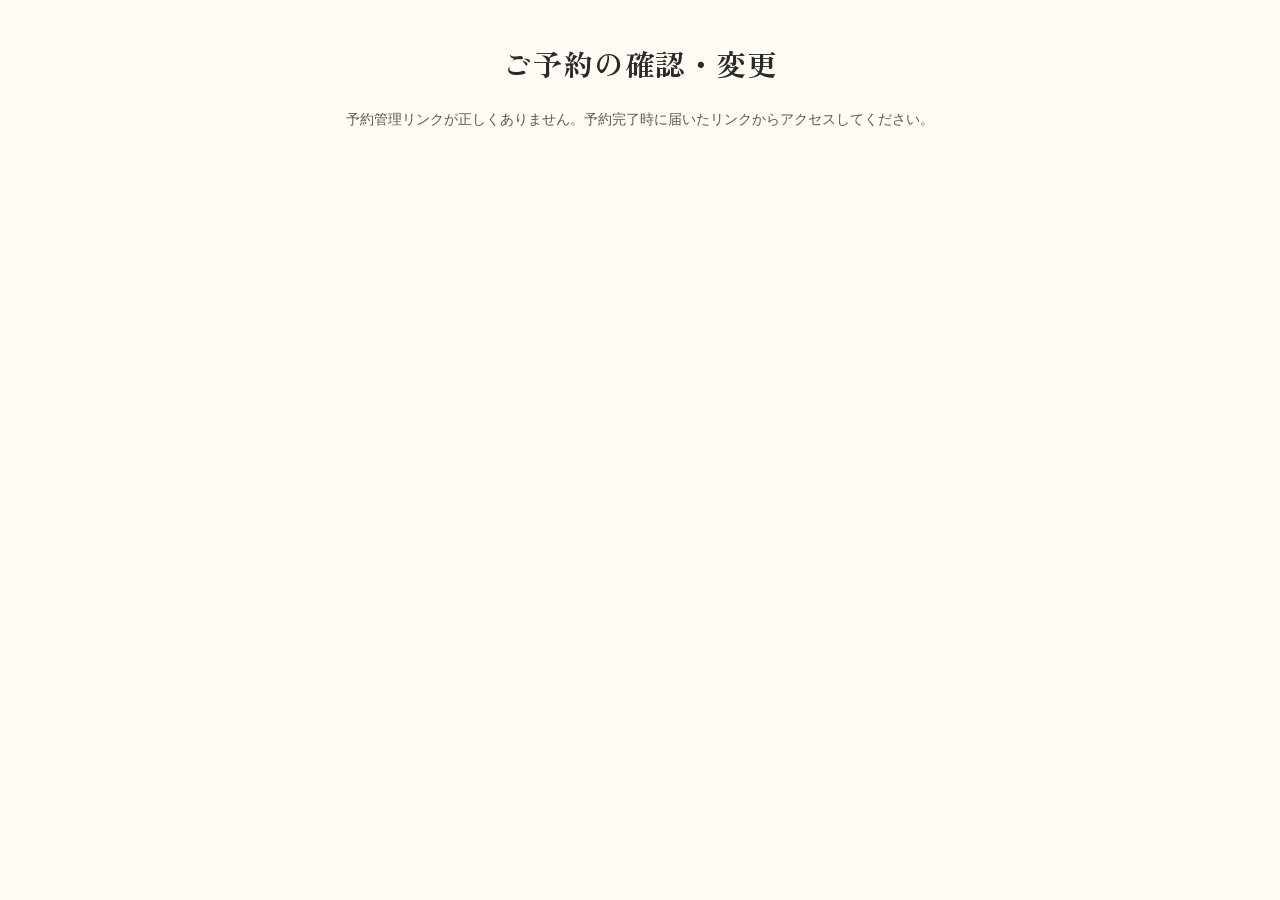
<file: src/manage.html>
<!DOCTYPE html>
<html lang="ja">
<head>
<meta charset="UTF-8" />
<meta name="viewport" content="width=device-width, initial-scale=1, viewport-fit=cover" />
<title>ご予約の確認・変更｜肌REVO 高田馬場店</title>
<meta name="robots" content="noindex" />
<link href="https://fonts.googleapis.com/css2?family=Zen+Old+Mincho:wght@500;700&family=Cormorant+Garamond:wght@600;700&display=swap" rel="stylesheet" />
<link rel="stylesheet" href="style.css" />
</head>
<body>

<section class="section manage" data-manage-app>
  <h1 class="heading">ご予約の確認・変更</h1>

  <div class="manage__status" data-manage-status>ご予約を確認しています…</div>

  <div class="manage__current" data-manage-current hidden>
    <p class="manage__label">現在のご予約</p>
    <p class="manage__datetime" data-manage-datetime>-</p>

    <div class="manage__actions" data-manage-actions>
      <button type="button" class="cta-button" data-manage-reschedule>日時を変更する</button>
      <button type="button" class="manage__cancel-link" data-manage-cancel>この予約をキャンセルする</button>
    </div>

    <p class="manage__deadline-note" data-manage-deadline-note hidden>
      ご来店前日を過ぎているため、このページからの変更・キャンセルはできません。お電話にてご連絡ください。
    </p>
  </div>

  <div class="manage__reschedule" data-manage-reschedule-panel hidden>
    <div class="reserve__slots" data-manage-slots></div>

    <button type="button" class="reserve__calendar-toggle" data-manage-calendar-toggle hidden>
      ご希望の日程がない場合は、カレンダーから選ぶ
    </button>

    <div class="reserve__calendar" data-manage-calendar hidden>
      <p class="reserve__calendar-label">日付を選択</p>
      <div class="reserve__calendar-input-wrap">
        <input type="date" data-manage-date-input />
      </div>
      <p class="reserve__calendar-hint">▲ タップするとカレンダーが開きます</p>
      <div class="reserve__slots" data-manage-date-slots></div>
      <p class="reserve__calendar-empty" data-manage-calendar-empty hidden>
        この日はご案内できる空き枠がありません。別の日付をお試しください。
      </p>
    </div>
  </div>

  <p class="manage__result" data-manage-result hidden></p>
</section>

<script src="script.js"></script>
</body>
</html>
</file>
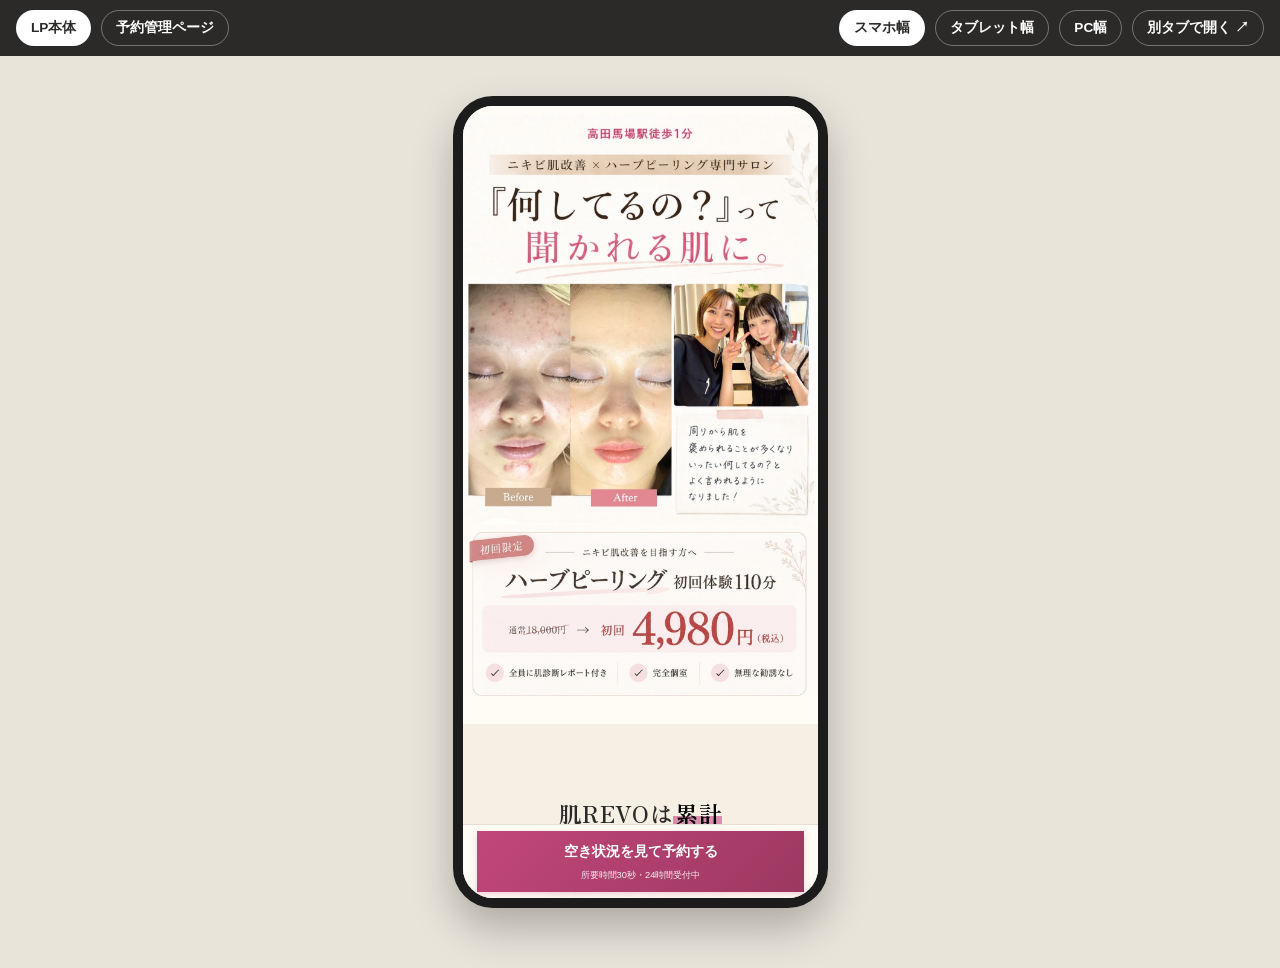
<file: src/preview.html>
<!DOCTYPE html>
<html lang="ja">
<head>
<meta charset="UTF-8" />
<meta name="viewport" content="width=device-width, initial-scale=1" />
<title>プレビュー｜肌REVO 高田馬場店 LP</title>
<style>
  * { box-sizing: border-box; }
  body {
    margin: 0;
    font-family: "Hiragino Kaku Gothic ProN", "Hiragino Sans", sans-serif;
    background: #e9e4da;
    min-height: 100vh;
  }
  .bar {
    position: sticky;
    top: 0;
    z-index: 10;
    display: flex;
    align-items: center;
    gap: 10px;
    padding: 10px 16px;
    background: #2b2a28;
    color: #fff;
    flex-wrap: wrap;
  }
  .bar button, .bar a {
    font: inherit;
    font-size: 0.85rem;
    font-weight: 700;
    padding: 8px 14px;
    border-radius: 999px;
    border: 1px solid rgba(255,255,255,0.35);
    background: transparent;
    color: #fff;
    cursor: pointer;
    text-decoration: none;
  }
  .bar button.is-active {
    background: #fff;
    color: #2b2a28;
  }
  .bar .spacer { flex: 1; }
  .stage {
    display: flex;
    justify-content: center;
    padding: 40px 12px 60px;
  }
  .frame {
    width: 375px;
    height: 812px;
    border: 10px solid #1c1c1c;
    border-radius: 40px;
    overflow: hidden;
    background: #fff;
    box-shadow: 0 20px 40px rgba(0,0,0,0.25);
  }
  .frame.is-tablet { width: 768px; height: 900px; border-radius: 20px; }
  .frame.is-desktop { width: 100%; max-width: 1100px; height: 900px; border-radius: 8px; }
  .frame iframe {
    width: 100%;
    height: 100%;
    border: 0;
  }
</style>
</head>
<body>

<div class="bar">
  <button type="button" data-page="index.html" class="is-active">LP本体</button>
  <button type="button" data-page="manage.html?t=preview">予約管理ページ</button>
  <span class="spacer"></span>
  <button type="button" data-size="mobile" class="is-active">スマホ幅</button>
  <button type="button" data-size="tablet">タブレット幅</button>
  <button type="button" data-size="desktop">PC幅</button>
  <a href="index.html" target="_blank" rel="noopener">別タブで開く ↗</a>
</div>

<div class="stage">
  <div class="frame" data-frame>
    <iframe data-preview-iframe src="index.html" title="LPプレビュー"></iframe>
  </div>
</div>

<script>
  const frame = document.querySelector("[data-frame]");
  const iframe = document.querySelector("[data-preview-iframe]");

  document.querySelectorAll("[data-page]").forEach((btn) => {
    btn.addEventListener("click", () => {
      document.querySelectorAll("[data-page]").forEach((b) => b.classList.remove("is-active"));
      btn.classList.add("is-active");
      iframe.src = btn.dataset.page;
    });
  });

  document.querySelectorAll("[data-size]").forEach((btn) => {
    btn.addEventListener("click", () => {
      document.querySelectorAll("[data-size]").forEach((b) => b.classList.remove("is-active"));
      btn.classList.add("is-active");
      frame.classList.remove("is-tablet", "is-desktop");
      if (btn.dataset.size === "tablet") frame.classList.add("is-tablet");
      if (btn.dataset.size === "desktop") frame.classList.add("is-desktop");
    });
  });
</script>

</body>
</html>
</file>
<file: src/style.css>
/* ==========================================================================
   肌REVO 高田馬場店 直接予約獲得LP
   スマホファースト / 1ブロック1メッセージ / 装飾は最小限
   ========================================================================== */

:root {
  /* 背景：白 → アイボリー → 淡ピンクの3段階でセクションの話題転換を示す */
  --cream: #fffcf6;
  --ivory: #f6efe4;
  --pink-pale: #fbedf1;

  /* 旧名の互換（.section--alt 等で継続使用） */
  --cream-alt: var(--ivory);

  /* アクセント1：ピンク＝CTA・感情を動かす見出し */
  --pink: #c2477a;
  --pink-deep: #9c3860;
  --pink-mid: #d98cae;

  /* アクセント2：紫みのグレー＝信頼・ベネフィット情報 */
  --mauve: #8b7690;
  --mauve-deep: #5f4e66;
  --mauve-pale: #efe8f0;

  /* 強調：赤＝価格・先着人数など限定情報にのみ使用（ピンクと混同しない色相） */
  --red: #c1402e;
  --red-deep: #97301f;

  --text: #2b2a28;
  --text-sub: #5c584f;
  --border: #e6ded4;

  --gap-section: 72px;
  --gap-section-sm: 56px;
  --pad-x: 20px;
  --radius: 4px;
  --radius-card: 14px;

  --font: "Hiragino Kaku Gothic ProN", "Hiragino Sans", "Yu Gothic Medium",
    "Yu Gothic", -apple-system, BlinkMacSystemFont, sans-serif;
  --font-serif: "Zen Old Mincho", "Hiragino Mincho ProN", "Yu Mincho", serif;
  --font-num: "Cormorant Garamond", "Zen Old Mincho", serif;

  /* CTAボタン：以前はLINE登録がゴールだった名残でLINE公式グリーンを使っていたが、
     現在はLP内予約が目的でLINEとは無関係のため、ブランドのピンクに統一する
     （緑のままだとLINE誘導のボタンだと誤解されやすい）。 */
  --cta: var(--pink);
  --cta-deep: var(--pink-deep);

  --shadow-btn: 0 8px 20px rgba(194, 71, 122, 0.35);
}

* {
  box-sizing: border-box;
}

[hidden] {
  display: none !important;
}

html {
  -webkit-text-size-adjust: 100%;
  /* 以前は scroll-behavior: smooth だったが、ページが非常に長く（約18,000px）、
     アニメーション中に下部の画像が順次読み込まれてレイアウトの高さが変化するため、
     スムーズスクロールの目標位置がずれてアニメーションが途中で止まり、
     固定CTAバーの「#reserve」ジャンプが実質的に効かなくなる不具合が発生していた。
     即時ジャンプに変更し、レイアウトシフトの影響を受けないようにする。 */
  scroll-behavior: auto;
}

body {
  margin: 0;
  font-family: var(--font);
  color: var(--text);
  background: var(--cream);
  line-height: 1.75;
  -webkit-font-smoothing: antialiased;
}

img {
  max-width: 100%;
  display: block;
}

a {
  color: inherit;
  text-decoration: none;
}

.section {
  padding: var(--gap-section) var(--pad-x);
  max-width: 640px;
  margin: 0 auto;
}

.section--wide {
  max-width: 720px;
}

.section--alt {
  background: var(--ivory);
}

.section--pink {
  background: var(--pink-pale);
}

.section--mauve {
  background: var(--mauve-pale);
}

.section--wide-bg {
  max-width: none;
}
.section--wide-bg > .inner {
  max-width: 640px;
  margin: 0 auto;
}

.eyebrow {
  display: inline-block;
  font-size: 0.75rem;
  letter-spacing: 0.08em;
  color: var(--pink-deep);
  font-weight: 700;
  margin-bottom: 12px;
}

/* 見出し：明朝で情緒を、本文はゴシックで可読性を担保する役割分担 */
.heading {
  font-family: var(--font-serif);
  font-size: 1.55rem;
  font-weight: 700;
  line-height: 1.6;
  margin: 0 0 20px;
  letter-spacing: 0.02em;
  text-wrap: balance;
}

/* マーカー：蛍光ペン風の下線で、見出し内の最重要語だけを1箇所強調する */
.mark {
  background: linear-gradient(to top, var(--pink-mid) 42%, transparent 42%);
  padding: 0 2px;
}

.heading--lg {
  font-size: 1.85rem;
}

.heading small {
  display: block;
  font-size: 0.55em;
  font-weight: 700;
  color: var(--text-sub);
  margin-bottom: 8px;
}

.lede {
  font-size: 0.95rem;
  color: var(--text-sub);
  margin: 0 0 24px;
}

.body-text {
  font-size: 0.95rem;
  color: var(--text);
}

/* ---- Price / emphasis ---- */

.price-old {
  font-size: 0.95rem;
  color: var(--text-sub);
  text-decoration: line-through;
  text-decoration-color: var(--text-sub);
}

.price-arrow {
  font-size: 1rem;
  color: var(--text-sub);
  margin: 6px 0;
}

/* 価格の主役はゴシックの太字で即読性を優先する（見出し側の明朝とは役割を分ける） */
.price-new {
  font-family: var(--font);
  font-size: 3rem;
  font-weight: 900;
  color: var(--red);
  line-height: 1;
  margin: 4px 0 8px;
  font-variant-numeric: tabular-nums;
  letter-spacing: -0.01em;
}

.price-new sup {
  font-family: var(--font);
  font-size: 0.3em;
  font-weight: 700;
  margin-right: 3px;
  vertical-align: top;
}

.price-new .unit {
  font-size: 0.4em;
  font-weight: 700;
  margin-left: 2px;
}

.badge-red {
  display: inline-block;
  background: var(--red);
  color: #fff;
  font-weight: 700;
  font-size: 0.8rem;
  padding: 6px 14px;
  border-radius: 999px;
  margin: 4px 0;
}

.badge-outline {
  display: inline-block;
  border: 1px solid var(--red);
  color: var(--red-deep);
  font-weight: 700;
  font-size: 0.8rem;
  padding: 5px 13px;
  border-radius: 999px;
  margin: 4px 0;
}

/* ---- CTA ---- */

/* ピル形状（border-radius:999px）をやめ、完全な四角形にする。
   色もLINEグリーンからブランドのピンクに変更。 */
.cta-button {
  display: block;
  width: 100%;
  text-align: center;
  background: linear-gradient(135deg, var(--cta) 0%, var(--cta-deep) 100%);
  color: #fff;
  font-weight: 800;
  font-size: 1rem;
  padding: 16px 20px;
  border-radius: 0;
  box-shadow: var(--shadow-btn);
  transition: transform 0.15s ease, box-shadow 0.15s ease;
}

/* CTAボタン内の小さな補足コピー（所要時間・受付時間など） */
.cta-button__note {
  display: block;
  margin-top: 3px;
  font-size: 0.68em;
  font-weight: 500;
  opacity: 0.9;
}

.cta-button:active {
  transform: scale(0.98);
  box-shadow: 0 4px 12px rgba(194, 71, 122, 0.35);
}

.cta-sub {
  text-align: center;
  font-size: 0.78rem;
  color: var(--text-sub);
  margin-top: 10px;
}

.cta-wrap {
  margin-top: 28px;
}

/* ---- オファーボックス ----
   優先順位（強い→弱い）：①初回4,980円 ②CTAボタン ③LINE登録者限定ラベル
   ④先着30名様 ⑤先行予約の補足 ⑥通常18,000円。
   1秒で「4,980円 → CTA」の順に目が流れることを目標に、
   それ以外の要素は徹底して静かに扱う。
*/

.offer-box {
  position: relative;
  max-width: 640px;
  margin-left: auto;
  margin-right: auto;
  background: var(--cream);
  border: 1px solid var(--border);
  border-radius: var(--radius-card);
  overflow: hidden;
  padding: 22px 22px 0;
  text-align: center;
}

.offer-box__label {
  text-align: left;
  border-left: 3px solid var(--pink);
  padding-left: 10px;
  font-size: 0.68rem;
  font-weight: 700;
  letter-spacing: 0.03em;
  color: var(--pink-deep);
  margin: 0 42px 18px 0;
}

/* 限定バッジ：右上に小さく添えるだけの補強要素（面で押さない） */
.offer-box__badge {
  position: absolute;
  top: 18px;
  right: 18px;
  border: 1px solid var(--red);
  color: var(--red-deep);
  background: var(--cream);
  font-size: 0.62rem;
  font-weight: 700;
  letter-spacing: 0.01em;
  padding: 3px 9px;
  border-radius: 999px;
  white-space: nowrap;
}

/* 価格：旧価格→矢印→新価格を横一直線に並べ、新価格だけを突出して大きくする */
.offer-box__price-row {
  display: flex;
  align-items: baseline;
  justify-content: center;
  flex-wrap: wrap;
  gap: 0.4em;
  margin: 0 0 16px;
}

.offer-box .price-old {
  font-size: 0.75rem;
  color: var(--text-sub);
  margin: 0;
}

.offer-box .price-arrow {
  font-size: 0.75rem;
  color: var(--text-sub);
  margin: 0;
}

.offer-box .price-new {
  margin: 0;
}

/* 補足メリット：チェックマーク付きの静かな1〜2行。価格・CTAを喰わない大きさに留める */
.offer-box__checks {
  list-style: none;
  margin: 0 0 4px;
  padding: 0;
  display: inline-flex;
  flex-direction: column;
  gap: 6px;
  text-align: left;
}

.offer-box__checks li {
  font-size: 0.76rem;
  color: var(--text-sub);
  padding-left: 20px;
  position: relative;
}

.offer-box__checks li::before {
  content: "✓";
  position: absolute;
  left: 0;
  top: 0;
  color: var(--mauve-deep);
  font-weight: 700;
}

.offer-box__extra {
  font-size: 0.82rem;
  font-weight: 700;
  color: var(--text);
  background: var(--pink-pale);
  border-radius: 999px;
  padding: 7px 16px;
  display: inline-block;
  margin: 0 0 18px;
}

/* CTA：オファーエリア内で価格の次に強い要素。余白を広く取り、
   箱の底に静かに流し込むことで「自然な帰結」として見せる。 */
.offer-box__cta {
  margin: 14px -22px 0;
  padding: 28px 22px 28px;
  background: var(--pink-pale);
}

.offer-box__cta-inner {
  position: relative;
}

.offer-box__cta .cta-button {
  font-size: 1.05rem;
  padding: 16px 20px;
}

.offer-box__cta .cta-sub {
  margin-top: 10px;
}

/* 限定人数シール：CTAボタンの右上角に軽く乗せ、参考画像のスタンプ感を出す */
.offer-box__seal {
  position: absolute;
  top: -14px;
  right: -6px;
  width: 50px;
  height: 50px;
  border-radius: 50%;
  background: var(--red);
  color: #fff;
  font-size: 0.62rem;
  font-weight: 800;
  line-height: 1.2;
  letter-spacing: 0.01em;
  display: flex;
  flex-direction: column;
  align-items: center;
  justify-content: center;
  text-align: center;
  transform: rotate(8deg);
  box-shadow: 0 4px 10px rgba(0, 0, 0, 0.18);
  z-index: 1;
}

.offer-box__checks--under-cta {
  margin: 18px 0 0;
}

.offer-box__checks--under-cta li {
  color: var(--text);
}

/* ---- Image placeholder slot ----
   img が読み込めない/未配置の場合はラベルを表示する。
   実素材差し替え時は img の src を差し替えるだけでよい。
*/

.img-slot {
  position: relative;
  width: 100%;
  overflow: hidden;
  background: var(--cream-alt);
  border-radius: var(--radius);
}

/* 点線の枠は「画像が未配置」であることを示す時だけ表示する。
   実写が入っている画像に点線が乗って見えるのを避けるため、
   基本の.img-slotには枠線を付けない。 */
.img-slot.img-missing {
  border: 1px dashed var(--border);
}

.img-slot img {
  width: 100%;
  height: 100%;
  object-fit: cover;
}

.img-slot .ph-label {
  display: none;
  position: absolute;
  inset: 0;
  align-items: center;
  justify-content: center;
  text-align: center;
  font-size: 0.72rem;
  line-height: 1.6;
  color: var(--text-sub);
  padding: 16px;
}

.img-slot.img-missing img {
  display: none;
}

.img-slot.img-missing .ph-label {
  display: flex;
}

.ratio-4-5 {
  aspect-ratio: 4 / 5;
}
.ratio-1-1 {
  aspect-ratio: 1 / 1;
}
.ratio-16-9 {
  aspect-ratio: 16 / 9;
}
.ratio-4-3 {
  aspect-ratio: 4 / 3;
}
.ratio-3-4 {
  aspect-ratio: 3 / 4;
}
.ratio-offer-box {
  aspect-ratio: 1586 / 992;
}

/* ==========================================================================
   BLOCK 01 - FV
   ========================================================================== */

/* FV全体：見出しゾーン → 全面ビジュアル → オファー(罫線区切り) → CTA → 店舗情報
   の4〜5つの異なるリズムのブロックを縦に重ね、同じレイアウトの連続を避ける。 */

.fv {
  padding-top: 8px;
  padding-bottom: 28px;
}

/* FVは1枚の統合ビジュアル（コピー・Before/After・オファーボックスまで画像化済み）。
   画像内の白い空欄（CTAボタン用）にだけ、実際にクリックできるHTMLボタンを
   position:absoluteで重ねる。空欄の位置は画像のピクセル座標を解析して算出した割合値。 */
.fv__full {
  position: relative;
  width: 100%;
}

.fv__full .img-slot {
  border: none;
  border-radius: 0;
}


/* ==========================================================================
   BLOCK 02 - 社会的証明
   ========================================================================== */

/* 「肌REVOは累計3,000名以上の」が1行に収まるサイズに調整し、
   「肌悩みをサポート」との2行構成を崩さないようにする */
.proof__headline {
  text-align: center;
  font-size: 1.42rem;
  line-height: 1.6;
}

/* 画像の下の余白を圧縮し、横スクロール口コミへの距離を詰める
   （詰めすぎると2つの証拠が重なって見えるため、最小限の呼吸感は残す） */
.proof {
  padding-bottom: 28px;
}

.proof__ratings-image {
  margin: 24px 0 0;
}

/* 画像自体の縦横比に枠を合わせ、プレースホルダー用の点線・背景を消す。
   aspect-ratioは読み込み中のレイアウトシフト防止用の目安値に留め、
   実際の表示はheight:auto + object-fit:containにして、枠と実画像の
   比率が完全一致していなくても評価数値や星が絶対に切れないようにする
   （以前はobject-fit:coverで、わずかな比率差でも下部がクロップされていた）。 */
.proof__ratings-image .img-slot {
  aspect-ratio: 1773 / 733;
  background: transparent;
  border: none;
}

.proof__ratings-image .img-slot img {
  height: auto;
  object-fit: contain;
}

.review-scroller {
  position: relative;
  width: 100vw;
  margin-left: calc(50% - 50vw);
  overflow-x: auto;
  overflow-y: hidden;
  scrollbar-width: none;
}

.review-scroller::-webkit-scrollbar {
  display: none;
}

.review-scroller__track {
  display: flex;
  gap: 12px;
  padding: 0 20px;
  width: max-content;
}

/* ここに入る口コミ画像は横長比率（約3:1〜5:1）のため、
   固定の高さで横に流すこの形式が最も自然に読める。
   BLOCK07（正方形〜縦長の口コミを1件ずつ大きく見せる）とは
   画像の向き・見せ方の両方で役割が分かれる。 */
.review-scroller__track img {
  height: 110px;
  width: auto;
  max-width: 480px;
  object-fit: contain;
  border-radius: var(--radius);
  border: 1px solid var(--border);
}

/* 口コミスクショの縦横比はそれぞれ異なるため、枠を固定幅にせず
   実画像の比率に幅を合わせてトリミングによる文字切れを防ぐ */
.review-scroller__track .img-slot {
  height: 110px;
  width: auto;
  flex: 0 0 auto;
  border: none;
  background: transparent;
}

/* ==========================================================================
   BLOCK 03 - 悩みへの共感
   ========================================================================== */

/* 「当たり前になっていませんか？」が1行に収まるサイズに調整し、
   「こんな毎日、」との2行構成を保つ */
.empathy__headline {
  text-align: center;
  font-size: 1.45rem;
  line-height: 1.6;
}

.empathy__visual {
  margin: 24px 0 28px;
}

/* 2×2イラストはカード間・外周が透過PNGのため、プレースホルダー用の
   ベージュ背景と枠線を消してセクションの背景に馴染ませる */
.empathy__visual .img-slot {
  background: transparent;
  border: none;
}

/* 見出しより弱く、本文より少し強い「安心させる」トーン。
   太字で言い切るのではなく、明朝の柔らかさで優しく伝える。 */
.empathy__closing {
  font-family: var(--font-serif);
  text-align: center;
  font-weight: 600;
  font-size: 1.08rem;
  line-height: 1.8;
  color: var(--text);
  margin: 0;
}

/* ==========================================================================
   BLOCK 04 - 理想の未来＋お客様ストーリー
   ========================================================================== */

.story__headline {
  text-align: center;
}

/* 1行目は控えめに、2行目（あなたも、変われる。）を大きく強調色にして
   メリハリをつける。参考LPの見出しサイズバランスに合わせている。 */
.story__headline-lead {
  display: block;
  font-size: 0.85em;
  font-weight: 500;
  color: var(--text-sub);
  margin-bottom: 6px;
}

.story__headline-emphasis {
  display: block;
  font-size: clamp(1.5rem, 8vw, 2rem);
  font-weight: 800;
  color: var(--pink-deep);
  white-space: nowrap;
}

.story__supporting {
  text-align: center;
  font-size: 0.92rem;
  color: var(--text);
  line-height: 1.9;
  margin: 20px 0 0;
}

.story__bridge {
  text-align: center;
  font-size: 0.82rem;
  color: var(--text-sub);
  margin: 14px 0 28px;
}

/* お客様ごとにBefore/After・2ショット・感想を1枚にまとめた画像を大きく見せる */
.story-item {
  margin-bottom: 28px;
}

.story-item:last-child {
  margin-bottom: 0;
}

.story__disclaimer {
  text-align: center;
  font-size: 0.72rem;
  color: var(--text-sub);
  margin: 16px 0 0;
}

/* ---- 早期予約導線（軽量リンク） ----
   ボタンではなくテキストリンクに留め、周囲の見出し・写真より
   視覚的に弱く扱うことで情報ヒエラルキーを壊さない。 */
.soft-cta {
  text-align: center;
  margin: 0;
  padding: 28px var(--pad-x);
}

.soft-cta a {
  display: inline-block;
  font-size: 0.85rem;
  font-weight: 700;
  color: var(--pink-deep);
  border-bottom: 1px solid var(--pink-mid);
  padding-bottom: 2px;
}

/* ==========================================================================
   BLOCK 05 - ニキビが繰り返す理由（画像図解）
   ========================================================================== */

.why__headline {
  text-align: center;
}

.why__diagram {
  margin: 24px 0 28px;
}

/* 画像自体の縦横比に正確に合わせ、object-fit:cover でも図解の端が
   欠けないようにする（プレースホルダー背景・枠線も不要なので消す） */
.why__diagram .img-slot {
  aspect-ratio: 1007 / 1402;
  background: transparent;
  border: none;
}

.why__conclusion {
  text-align: center;
  font-size: 1.2rem;
  font-weight: 800;
  line-height: 1.6;
  margin: 0;
}

/* ==========================================================================
   BLOCK 06 - なぜ繰り返すのかを整理し、ハーブピーリングで整える
   認知負荷対策として3つの独立したセクションに分割し、
   ivory → mauve-pale → cream と背景色を必ず切り替えて区切りを明確にする
   （隣り合うBLOCK05=cream・BLOCK08=pink-paleとも被らない配色）。
   ========================================================================== */

/* 初回来店時の3ステップ（相談→施術→レポート）であることを明示するバッジ。
   コピーは変えず、視覚的に「これは順番のある流れ」だと伝える。 */
.care__step-num {
  display: block;
  width: fit-content;
  margin: 0 auto 14px;
  font-family: var(--font-num);
  font-size: 0.72rem;
  font-weight: 700;
  letter-spacing: 0.06em;
  color: #fff;
  background: var(--pink);
  padding: 3px 12px;
  border-radius: 999px;
}

.care__headline {
  text-align: center;
}

/* 指定した2行の改行のまま、画面幅ぎりぎりに収まるサイズへ調整する。
   小さくしすぎず、他のSTEP見出しと近い大きさを保つ下限を設ける。 */
.care__headline--fit {
  font-size: clamp(1.15rem, 5.8vw, 1.4rem);
  white-space: normal;
}

.care__visual {
  margin: 24px 0 20px;
}

/* 施術紹介の2枚は、それぞれの実画像の縦横比のまま縦に並べる
   （無理に同じ枠に揃えず、角丸が欠けないようにする） */
.care__visual--pair {
  display: flex;
  flex-direction: column;
  gap: 10px;
}

.care__visual--pair .img-slot:first-child {
  aspect-ratio: 1600 / 1200;
}

.care__visual--pair .img-slot:last-child {
  aspect-ratio: 2172 / 724;
}

/* 写真の上に文字を重ねず、実写をそのまま主役にする */
.care__note {
  text-align: center;
  font-size: 0.88rem;
  color: var(--text-sub);
  line-height: 1.8;
  margin: 0 0 12px;
}

/* STEP1→STEP2の間が間延びして見えていたため、隣接する
   両セクションの余白を詰めて距離感を近づける。 */
.care {
  padding-bottom: 32px;
}

.care--treatment {
  padding-top: 32px;
}

/* 前の見出しほど強くはないが、話題の転換点として分かる中見出し。
   以前は1.25remでSTEP1の見出しより小さく、視認性が弱かったため
   他のSTEP見出しと同じ大きさに揃える。 */
.care__subheadline {
  font-family: var(--font-serif);
  text-align: center;
  font-size: 1.55rem;
  font-weight: 700;
  line-height: 1.6;
  margin: 0 0 20px;
  text-wrap: balance;
}

.care__subheadline--fit {
  font-size: clamp(1.28rem, 6.6vw, 1.55rem);
  white-space: normal;
}

/* 独立したセクションになったため、区切りは背景色の切り替え自体が担う。
   ここでの余白調整（margin/border）は不要。 */
.care__report {
  text-align: center;
}

/* 以前は1.05remとSTEP1・2の見出しよりかなり小さく、
   視認性が弱かったため他のSTEP見出しと同じ大きさに揃える。 */
.care__report-heading {
  font-family: var(--font-serif);
  font-size: 1.55rem;
  font-weight: 700;
  line-height: 1.6;
  margin: 0 0 16px;
  text-wrap: balance;
}

.care__report-heading--fit {
  font-size: clamp(1.25rem, 6.5vw, 1.55rem);
  white-space: normal;
}

/* 同じ流れ内の他の写真（counseling-01・herb-peeling-intro）と
   横幅を揃える。以前はmax-width:240pxで小さく見えていた。 */
.care__report-visual {
  margin: 0 auto 16px;
}

.care__report-note {
  text-align: center;
  font-size: 0.88rem;
  color: var(--text-sub);
  line-height: 1.8;
  margin: 0;
}

/* ==========================================================================
   BLOCK 08 - 予約前の不安解消
   ========================================================================== */

.reassure__headline {
  text-align: center;
}

/* 口コミは1件ずつ大きなスクリーンショットで見せる（横スクロールにしない） */
.reassure-review {
  margin-bottom: 20px;
}

.reassure-review:last-child {
  margin-bottom: 0;
}


/* ==========================================================================
   BLOCK 08 - 高田馬場店 基本情報
   ========================================================================== */

.open-notice {
  text-align: center;
  /* 直後のBLOCK09（オファー画像）との間の余白が間延びして見えるため、
     標準の下パディング(72px)より詰める。 */
  padding-bottom: 32px;
}

.open-notice__headline {
  margin-bottom: 18px;
}

.open-notice__info {
  display: flex;
  flex-direction: column;
  gap: 6px;
  font-weight: 700;
  font-size: 0.95rem;
  margin-bottom: 12px;
}

.open-notice__address {
  font-size: 0.72rem;
  color: var(--text-sub);
  margin: 0 0 24px;
  white-space: nowrap;
}

.open-notice__sub-visual {
  margin-top: 20px;
}

/* 店内実写ギャラリー：自動では動かさず、指でスワイプして自分のペースで
   見てもらう（BLOCK02の自動横流れとは操作性・役割を分ける）。 */
.open-notice__gallery {
  display: flex;
  gap: 10px;
  margin-top: 20px;
  padding-bottom: 4px;
  overflow-x: auto;
  scroll-snap-type: x mandatory;
  -webkit-overflow-scrolling: touch;
  scrollbar-width: none;
}

.open-notice__gallery::-webkit-scrollbar {
  display: none;
}

.open-notice__gallery .img-slot {
  flex: 0 0 78%;
  scroll-snap-align: start;
}

@media (min-width: 480px) {
  .open-notice__gallery .img-slot {
    flex-basis: 60%;
  }
}

/* ==========================================================================
   BLOCK 09 - 初回体験オファー
   ========================================================================== */

/* 見出し・補足コピーは削除し、画像だけで完結させる
   （HTML/CSSでの表現では視覚的な説得力が不足していたため画像化した）。
   CTAボタンはここに置かず、常時表示のスマホ固定バーに一本化する。
   テキストがない画像1枚だけのブロックのため、他ブロックと同じ
   標準の上下パディングだと余白が間延びして見える。詰める。 */
.offer {
  padding-top: 16px;
  padding-bottom: 32px;
}

.ratio-offer-box {
  margin-top: 0;
}

/* 最後の再掲版は背景色を外してあり、その分カードが埋没しないよう
   左右の余白を詰めて画像自体を大きく見せる。 */
.offer--final {
  padding-left: 12px;
  padding-right: 12px;
}

/* ==========================================================================
   BLOCK 10.5 - スタッフ紹介
   スタッフ1名の完全担当制であることを、顔写真付きで伝える。
   参考LPの「専属パートナー」紹介と同じ構成（顔写真・名前・趣味・メッセージ）。
   ========================================================================== */

.staff__headline {
  text-align: center;
}

.staff__card {
  max-width: 320px;
  margin: 12px auto 0;
  text-align: center;
}

.staff__photo {
  max-width: 220px;
  margin: 0 auto 20px;
  border-radius: 50%;
}

.staff__name {
  font-family: var(--font-serif);
  font-size: 1.15rem;
  font-weight: 700;
  margin: 0 0 8px;
}

.staff__hobby {
  font-size: 0.85rem;
  color: var(--text-sub);
  margin: 0 0 20px;
}

.staff__message {
  font-size: 0.9rem;
  line-height: 1.9;
  color: var(--text);
  margin: 0;
  padding-top: 20px;
  border-top: 1px solid var(--border);
}

/* ==========================================================================
   BLOCK 09.5 - よくある質問
   ネイティブ details/summary によるアコーディオン。
   タップした質問だけ回答が開く（JS不要・標準のアクセシビリティに乗る）。
   ========================================================================== */

.faq__headline {
  text-align: center;
}

.faq__list {
  display: flex;
  flex-direction: column;
  gap: 10px;
  margin: 28px 0 0;
}

.faq__item {
  /* セクション自体がcreamになったため、箱を少し明度差のあるivoryにして
     背景と質問ブロックの境目が視認できるようにする */
  background: var(--ivory);
  border: 1px solid var(--border);
  border-radius: var(--radius-card);
  padding: 0 18px;
}

.faq__item[open] {
  padding-bottom: 18px;
}

/* デフォルトの開閉三角マーカーを消し、自前のシェブロンに差し替える */
.faq__q {
  list-style: none;
  cursor: pointer;
  position: relative;
  padding: 18px 30px 18px 0;
  font-weight: 700;
  font-size: 0.9rem;
  line-height: 1.6;
}

.faq__q::-webkit-details-marker {
  display: none;
}

.faq__q::after {
  content: "";
  position: absolute;
  right: 2px;
  top: 50%;
  width: 8px;
  height: 8px;
  border-right: 2px solid var(--mauve-deep);
  border-bottom: 2px solid var(--mauve-deep);
  transform: translateY(-65%) rotate(45deg);
  transition: transform 0.2s ease;
}

.faq__item[open] .faq__q::after {
  transform: translateY(-35%) rotate(-135deg);
}

.faq__a {
  margin: 0;
  padding-top: 2px;
  font-size: 0.85rem;
  color: var(--text-sub);
  line-height: 1.8;
}

/* ==========================================================================
   BLOCK 10 - 予約枠選択・予約フォーム
   ========================================================================== */

.reserve {
  text-align: center;
}

.reserve__assurance {
  list-style: none;
  margin: 0 0 24px;
  padding: 0;
  display: inline-flex;
  flex-direction: column;
  gap: 6px;
  text-align: left;
}

.reserve__assurance li {
  font-size: 0.88rem;
  font-weight: 600;
  color: var(--text);
  padding-left: 22px;
  position: relative;
  line-height: 1.5;
}

.reserve__assurance li::before {
  content: "✓";
  position: absolute;
  left: 0;
  top: 0;
  color: var(--mauve-deep);
  font-weight: 700;
}

.reserve__payment-label {
  font-size: 0.85rem;
  font-weight: 700;
  color: var(--text);
  margin: 0 0 8px;
}

.reserve__payment-image {
  max-width: 420px;
  margin: 0 auto 28px;
}

.reserve__panel {
  max-width: 480px;
  margin: 0 auto;
  background: #fff;
  border: 1.5px solid var(--mauve-deep);
  border-radius: var(--radius-card);
  padding: 28px 20px;
  box-shadow: 0 6px 20px rgba(95, 78, 102, 0.14);
}

.reserve__status {
  font-size: 1rem;
  font-weight: 700;
  color: var(--text);
  margin: 0 0 20px;
}

.reserve__slots {
  display: flex;
  flex-wrap: wrap;
  justify-content: center;
  gap: 10px;
  margin-bottom: 16px;
}

.reserve__slot {
  border: 1.5px solid var(--mauve-deep);
  background: #fff;
  color: var(--mauve-deep);
  font-weight: 700;
  font-size: 0.9rem;
  padding: 12px 18px;
  border-radius: 999px;
  min-width: 44px;
  min-height: 44px;
  box-shadow: 0 2px 6px rgba(95, 78, 102, 0.12);
}

.reserve__slot.is-selected {
  background: var(--pink);
  border-color: var(--pink);
  color: #fff;
}

.reserve__calendar-toggle {
  display: block;
  margin: 0 auto 28px;
  background: none;
  border: none;
  color: var(--mauve-deep);
  font-weight: 700;
  font-size: 0.85rem;
  text-decoration: underline;
  padding: 8px;
}

.reserve__calendar {
  max-width: 420px;
  margin: 0 auto 28px;
  text-align: center;
  border-top: 1px solid var(--border);
  padding-top: 24px;
}

.reserve__calendar-label {
  font-size: 0.85rem;
  font-weight: 700;
  margin: 0 0 8px;
}

.reserve__calendar input[type="date"] {
  display: block;
  width: 100%;
  padding: 14px;
  font-size: 1rem;
  font-family: inherit;
  color: var(--text);
  background: #fff;
  border: 1.5px solid var(--mauve-deep);
  border-radius: var(--radius);
  box-shadow: 0 2px 6px rgba(95, 78, 102, 0.12);
}

.reserve__calendar-hint {
  margin: 8px 0 0;
  font-size: 0.75rem;
  color: var(--mauve-deep);
}

.reserve__calendar .reserve__slots {
  margin-top: 16px;
  margin-bottom: 0;
}

.reserve__calendar-empty {
  margin-top: 16px;
  font-size: 0.85rem;
  color: var(--text-sub);
}

.reserve__form {
  max-width: 420px;
  margin: 0 auto;
  text-align: left;
  border-top: 1px solid var(--border);
  padding-top: 24px;
}

.reserve__selected,
.reserve__menu {
  text-align: center;
  font-size: 0.88rem;
  margin: 0 0 4px;
  color: var(--text-sub);
}

.reserve__menu-duration {
  text-align: center;
  font-size: 0.88rem;
  color: var(--text-sub);
  margin: 0 0 20px;
}

.reserve__field {
  display: block;
  font-size: 0.85rem;
  font-weight: 700;
  margin-bottom: 16px;
}

.reserve__field .req {
  font-weight: 700;
  font-size: 0.68rem;
  margin-left: 6px;
  padding: 2px 8px;
  border-radius: 999px;
  color: var(--red-deep);
  border: 1px solid var(--red);
}

.reserve__field-note {
  font-size: 0.75rem;
  font-weight: 400;
  color: var(--text-sub);
  margin: -10px 0 16px;
}

.reserve__field input,
.reserve__field select {
  display: block;
  width: 100%;
  margin-top: 8px;
  padding: 12px 14px;
  font-size: 1rem;
  font-family: inherit;
  color: var(--text);
  border: 1px solid var(--border);
  border-radius: var(--radius);
  background: var(--cream);
  min-height: 44px;
}

.reserve__submit {
  margin-top: 8px;
}

.reserve__error {
  color: var(--red-deep);
  font-size: 0.82rem;
  text-align: center;
  margin-top: 12px;
}

.reserve__complete {
  max-width: 420px;
  margin: 0 auto;
  text-align: center;
  font-weight: 700;
  line-height: 1.9;
}

.reserve__complete-title {
  margin: 0 0 8px;
}

.reserve__complete-mail-check {
  font-size: 0.9rem;
  font-weight: 700;
  color: var(--mauve-deep);
  margin: 12px 0;
}

.reserve__complete-note {
  font-size: 0.78rem;
  font-weight: 400;
  color: var(--text-sub);
  line-height: 1.6;
}

/* ==========================================================================
   BLOCK 11 - 最終CTA
   ========================================================================== */

.final__headline {
  text-align: center;
}

.final__steps {
  display: flex;
  flex-direction: column;
  gap: 12px;
  margin: 24px 0 0;
}

.final__step {
  background: var(--cream);
  border: 1px solid var(--border);
  border-radius: var(--radius-card);
  padding: 18px 18px 20px;
  text-align: left;
}

.final__step-num {
  display: inline-block;
  font-family: var(--font-num);
  font-size: 0.72rem;
  font-weight: 700;
  letter-spacing: 0.06em;
  color: #fff;
  background: var(--pink);
  padding: 3px 12px;
  border-radius: 999px;
  margin-bottom: 12px;
}

.final__step-main {
  margin: 0 0 4px;
  font-size: 1.15rem;
  font-weight: 800;
}

.final__step-sub {
  margin: 0;
  font-size: 0.85rem;
  font-weight: 400;
  color: var(--text-sub);
}

.final__note {
  text-align: center;
  font-size: 0.9rem;
  color: var(--text-sub);
  line-height: 1.8;
  margin: 24px 0 32px;
}

/* ==========================================================================
   フッター
   ========================================================================== */

.site-footer {
  text-align: center;
  padding: 32px var(--pad-x) calc(32px + 76px);
  font-size: 0.72rem;
  color: var(--text-sub);
}

/* ==========================================================================
   スマホ固定CTAバー
   ========================================================================== */

.sticky-cta {
  position: fixed;
  left: 0;
  right: 0;
  bottom: 0;
  z-index: 40;
  padding: 6px 14px calc(6px + env(safe-area-inset-bottom));
  background: rgba(255, 252, 246, 0.96);
  border-top: 1px solid var(--border);
  backdrop-filter: blur(4px);
  transform: translateY(100%);
  transition: transform 0.25s ease;
}

.sticky-cta.is-visible {
  transform: translateY(0);
}

.sticky-cta .cta-button {
  padding: 9px 16px;
  font-size: 0.86rem;
  font-weight: 700;
  box-shadow: 0 2px 6px rgba(194, 71, 122, 0.25);
}

.sticky-cta .cta-button:active {
  box-shadow: 0 1px 4px rgba(194, 71, 122, 0.25);
}


/* ==========================================================================
   タブレット以上（あくまで補助的な余白調整のみ）
   ========================================================================== */

@media (min-width: 768px) {
  :root {
    --gap-section: 100px;
  }

  .heading {
    font-size: 1.85rem;
  }

  .heading--lg {
    font-size: 2.2rem;
  }

  .price-new {
    font-size: 3.2rem;
  }

  .cta-button {
    max-width: 420px;
    margin: 0 auto;
  }
}

/* ==========================================================================
   manage.html - 予約確認・日時変更・キャンセル
   ========================================================================== */

.manage {
  padding-top: 40px;
  text-align: center;
}

.manage__status {
  font-size: 0.9rem;
  color: var(--text-sub);
}

.manage__label {
  font-size: 0.8rem;
  color: var(--text-sub);
  margin: 0 0 6px;
}

.manage__datetime {
  font-family: var(--font-serif);
  font-size: 1.4rem;
  font-weight: 700;
  margin: 0 0 24px;
}

.manage__actions {
  display: flex;
  flex-direction: column;
  gap: 14px;
  max-width: 360px;
  margin: 0 auto;
}

.manage__cancel-link {
  background: none;
  border: none;
  color: var(--text-sub);
  font-size: 0.85rem;
  text-decoration: underline;
  padding: 8px;
}

.manage__deadline-note {
  font-size: 0.85rem;
  color: var(--red-deep);
  margin-top: 20px;
  line-height: 1.8;
}

.manage__result {
  margin-top: 20px;
  font-weight: 700;
}
</file>
